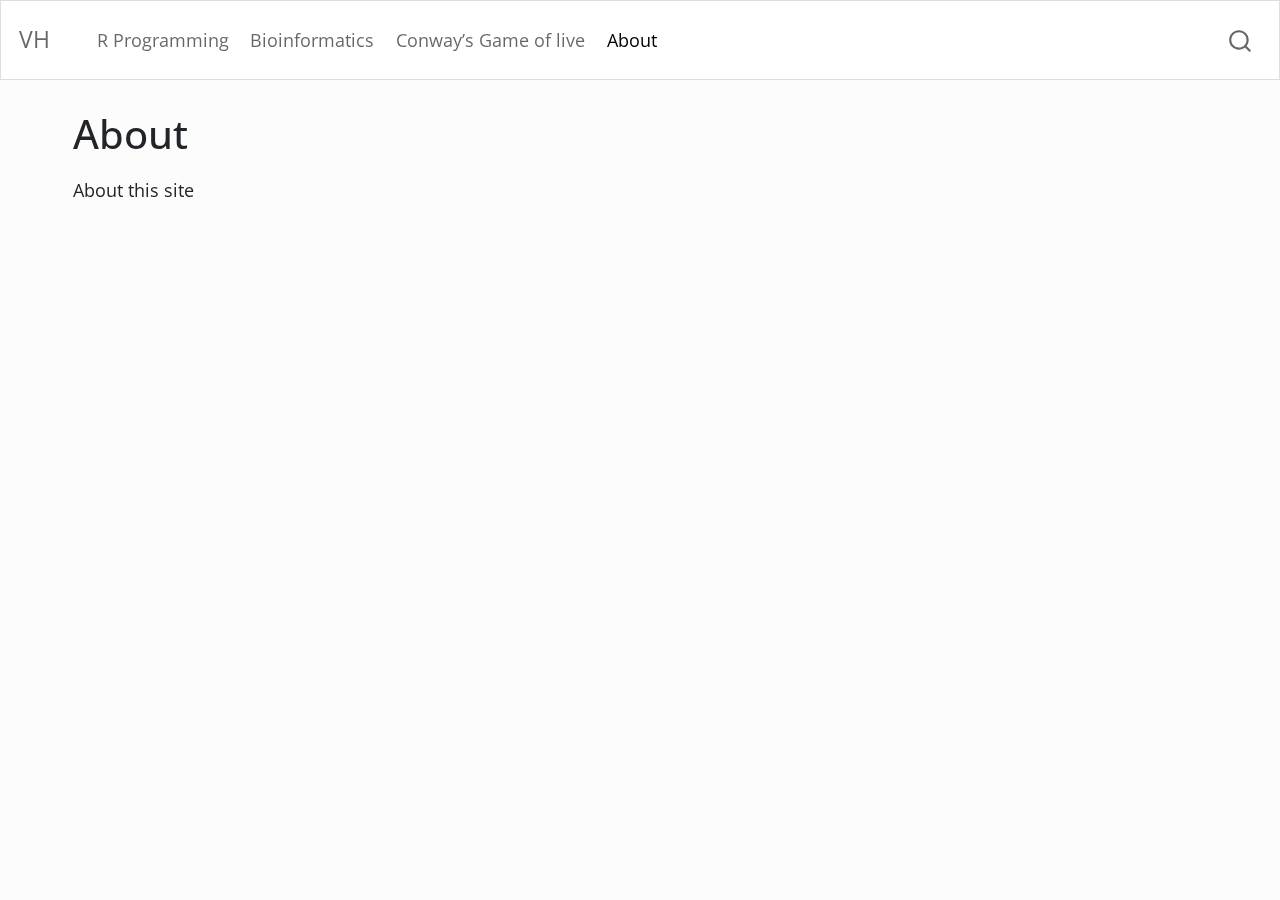
<file: about.html>
<!DOCTYPE html>
<html xmlns="http://www.w3.org/1999/xhtml" lang="en" xml:lang="en"><head>

<meta charset="utf-8">
<meta name="generator" content="quarto-1.2.335">

<meta name="viewport" content="width=device-width, initial-scale=1.0, user-scalable=yes">


<title>VH - About</title>
<style>
code{white-space: pre-wrap;}
span.smallcaps{font-variant: small-caps;}
div.columns{display: flex; gap: min(4vw, 1.5em);}
div.column{flex: auto; overflow-x: auto;}
div.hanging-indent{margin-left: 1.5em; text-indent: -1.5em;}
ul.task-list{list-style: none;}
ul.task-list li input[type="checkbox"] {
  width: 0.8em;
  margin: 0 0.8em 0.2em -1.6em;
  vertical-align: middle;
}
</style>


<script src="site_libs/quarto-nav/quarto-nav.js"></script>
<script src="site_libs/quarto-nav/headroom.min.js"></script>
<script src="site_libs/clipboard/clipboard.min.js"></script>
<script src="site_libs/quarto-search/autocomplete.umd.js"></script>
<script src="site_libs/quarto-search/fuse.min.js"></script>
<script src="site_libs/quarto-search/quarto-search.js"></script>
<meta name="quarto:offset" content="./">
<script src="site_libs/quarto-html/quarto.js"></script>
<script src="site_libs/quarto-html/popper.min.js"></script>
<script src="site_libs/quarto-html/tippy.umd.min.js"></script>
<script src="site_libs/quarto-html/anchor.min.js"></script>
<link href="site_libs/quarto-html/tippy.css" rel="stylesheet">
<link href="site_libs/quarto-html/quarto-syntax-highlighting.css" rel="stylesheet" id="quarto-text-highlighting-styles">
<script src="site_libs/bootstrap/bootstrap.min.js"></script>
<link href="site_libs/bootstrap/bootstrap-icons.css" rel="stylesheet">
<link href="site_libs/bootstrap/bootstrap.min.css" rel="stylesheet" id="quarto-bootstrap" data-mode="light">
<script id="quarto-search-options" type="application/json">{
  "location": "navbar",
  "copy-button": false,
  "collapse-after": 3,
  "panel-placement": "end",
  "type": "overlay",
  "limit": 20,
  "language": {
    "search-no-results-text": "No results",
    "search-matching-documents-text": "matching documents",
    "search-copy-link-title": "Copy link to search",
    "search-hide-matches-text": "Hide additional matches",
    "search-more-match-text": "more match in this document",
    "search-more-matches-text": "more matches in this document",
    "search-clear-button-title": "Clear",
    "search-detached-cancel-button-title": "Cancel",
    "search-submit-button-title": "Submit"
  }
}</script>


<link rel="stylesheet" href="styles.css">
</head>

<body class="nav-fixed">

<div id="quarto-search-results"></div>
  <header id="quarto-header" class="headroom fixed-top">
    <nav class="navbar navbar-expand-lg navbar-dark ">
      <div class="navbar-container container-fluid">
      <div class="navbar-brand-container">
    <a class="navbar-brand" href="./index.html">
    <span class="navbar-title">VH</span>
    </a>
  </div>
          <button class="navbar-toggler" type="button" data-bs-toggle="collapse" data-bs-target="#navbarCollapse" aria-controls="navbarCollapse" aria-expanded="false" aria-label="Toggle navigation" onclick="if (window.quartoToggleHeadroom) { window.quartoToggleHeadroom(); }">
  <span class="navbar-toggler-icon"></span>
</button>
          <div class="collapse navbar-collapse" id="navbarCollapse">
            <ul class="navbar-nav navbar-nav-scroll me-auto">
  <li class="nav-item">
    <a class="nav-link" href="./Rprogramming.html">
 <span class="menu-text">R Programming</span></a>
  </li>  
  <li class="nav-item">
    <a class="nav-link" href="./Bioinfo.html">
 <span class="menu-text">Bioinformatics</span></a>
  </li>  
  <li class="nav-item">
    <a class="nav-link" href="./conway.html">
 <span class="menu-text">Conway’s Game of live</span></a>
  </li>  
  <li class="nav-item">
    <a class="nav-link active" href="./about.html" aria-current="page">
 <span class="menu-text">About</span></a>
  </li>  
</ul>
              <div id="quarto-search" class="" title="Search"></div>
          </div> <!-- /navcollapse -->
      </div> <!-- /container-fluid -->
    </nav>
</header>
<!-- content -->
<div id="quarto-content" class="quarto-container page-columns page-rows-contents page-layout-full page-navbar">
<!-- sidebar -->
<!-- margin-sidebar -->
    <div id="quarto-margin-sidebar" class="sidebar margin-sidebar zindex-bottom">
        
    </div>
<!-- main -->
<main class="content column-page" id="quarto-document-content">

<header id="title-block-header" class="quarto-title-block default">
<div class="quarto-title">
<h1 class="title">About</h1>
</div>



<div class="quarto-title-meta">

    
  
    
  </div>
  

</header>

<p>About this site</p>



</main> <!-- /main -->
<script id="quarto-html-after-body" type="application/javascript">
window.document.addEventListener("DOMContentLoaded", function (event) {
  const toggleBodyColorMode = (bsSheetEl) => {
    const mode = bsSheetEl.getAttribute("data-mode");
    const bodyEl = window.document.querySelector("body");
    if (mode === "dark") {
      bodyEl.classList.add("quarto-dark");
      bodyEl.classList.remove("quarto-light");
    } else {
      bodyEl.classList.add("quarto-light");
      bodyEl.classList.remove("quarto-dark");
    }
  }
  const toggleBodyColorPrimary = () => {
    const bsSheetEl = window.document.querySelector("link#quarto-bootstrap");
    if (bsSheetEl) {
      toggleBodyColorMode(bsSheetEl);
    }
  }
  toggleBodyColorPrimary();  
  const icon = "";
  const anchorJS = new window.AnchorJS();
  anchorJS.options = {
    placement: 'right',
    icon: icon
  };
  anchorJS.add('.anchored');
  const clipboard = new window.ClipboardJS('.code-copy-button', {
    target: function(trigger) {
      return trigger.previousElementSibling;
    }
  });
  clipboard.on('success', function(e) {
    // button target
    const button = e.trigger;
    // don't keep focus
    button.blur();
    // flash "checked"
    button.classList.add('code-copy-button-checked');
    var currentTitle = button.getAttribute("title");
    button.setAttribute("title", "Copied!");
    let tooltip;
    if (window.bootstrap) {
      button.setAttribute("data-bs-toggle", "tooltip");
      button.setAttribute("data-bs-placement", "left");
      button.setAttribute("data-bs-title", "Copied!");
      tooltip = new bootstrap.Tooltip(button, 
        { trigger: "manual", 
          customClass: "code-copy-button-tooltip",
          offset: [0, -8]});
      tooltip.show();    
    }
    setTimeout(function() {
      if (tooltip) {
        tooltip.hide();
        button.removeAttribute("data-bs-title");
        button.removeAttribute("data-bs-toggle");
        button.removeAttribute("data-bs-placement");
      }
      button.setAttribute("title", currentTitle);
      button.classList.remove('code-copy-button-checked');
    }, 1000);
    // clear code selection
    e.clearSelection();
  });
  function tippyHover(el, contentFn) {
    const config = {
      allowHTML: true,
      content: contentFn,
      maxWidth: 500,
      delay: 100,
      arrow: false,
      appendTo: function(el) {
          return el.parentElement;
      },
      interactive: true,
      interactiveBorder: 10,
      theme: 'quarto',
      placement: 'bottom-start'
    };
    window.tippy(el, config); 
  }
  const noterefs = window.document.querySelectorAll('a[role="doc-noteref"]');
  for (var i=0; i<noterefs.length; i++) {
    const ref = noterefs[i];
    tippyHover(ref, function() {
      // use id or data attribute instead here
      let href = ref.getAttribute('data-footnote-href') || ref.getAttribute('href');
      try { href = new URL(href).hash; } catch {}
      const id = href.replace(/^#\/?/, "");
      const note = window.document.getElementById(id);
      return note.innerHTML;
    });
  }
  const findCites = (el) => {
    const parentEl = el.parentElement;
    if (parentEl) {
      const cites = parentEl.dataset.cites;
      if (cites) {
        return {
          el,
          cites: cites.split(' ')
        };
      } else {
        return findCites(el.parentElement)
      }
    } else {
      return undefined;
    }
  };
  var bibliorefs = window.document.querySelectorAll('a[role="doc-biblioref"]');
  for (var i=0; i<bibliorefs.length; i++) {
    const ref = bibliorefs[i];
    const citeInfo = findCites(ref);
    if (citeInfo) {
      tippyHover(citeInfo.el, function() {
        var popup = window.document.createElement('div');
        citeInfo.cites.forEach(function(cite) {
          var citeDiv = window.document.createElement('div');
          citeDiv.classList.add('hanging-indent');
          citeDiv.classList.add('csl-entry');
          var biblioDiv = window.document.getElementById('ref-' + cite);
          if (biblioDiv) {
            citeDiv.innerHTML = biblioDiv.innerHTML;
          }
          popup.appendChild(citeDiv);
        });
        return popup.innerHTML;
      });
    }
  }
});
</script>
</div> <!-- /content -->



</body></html>
</file>
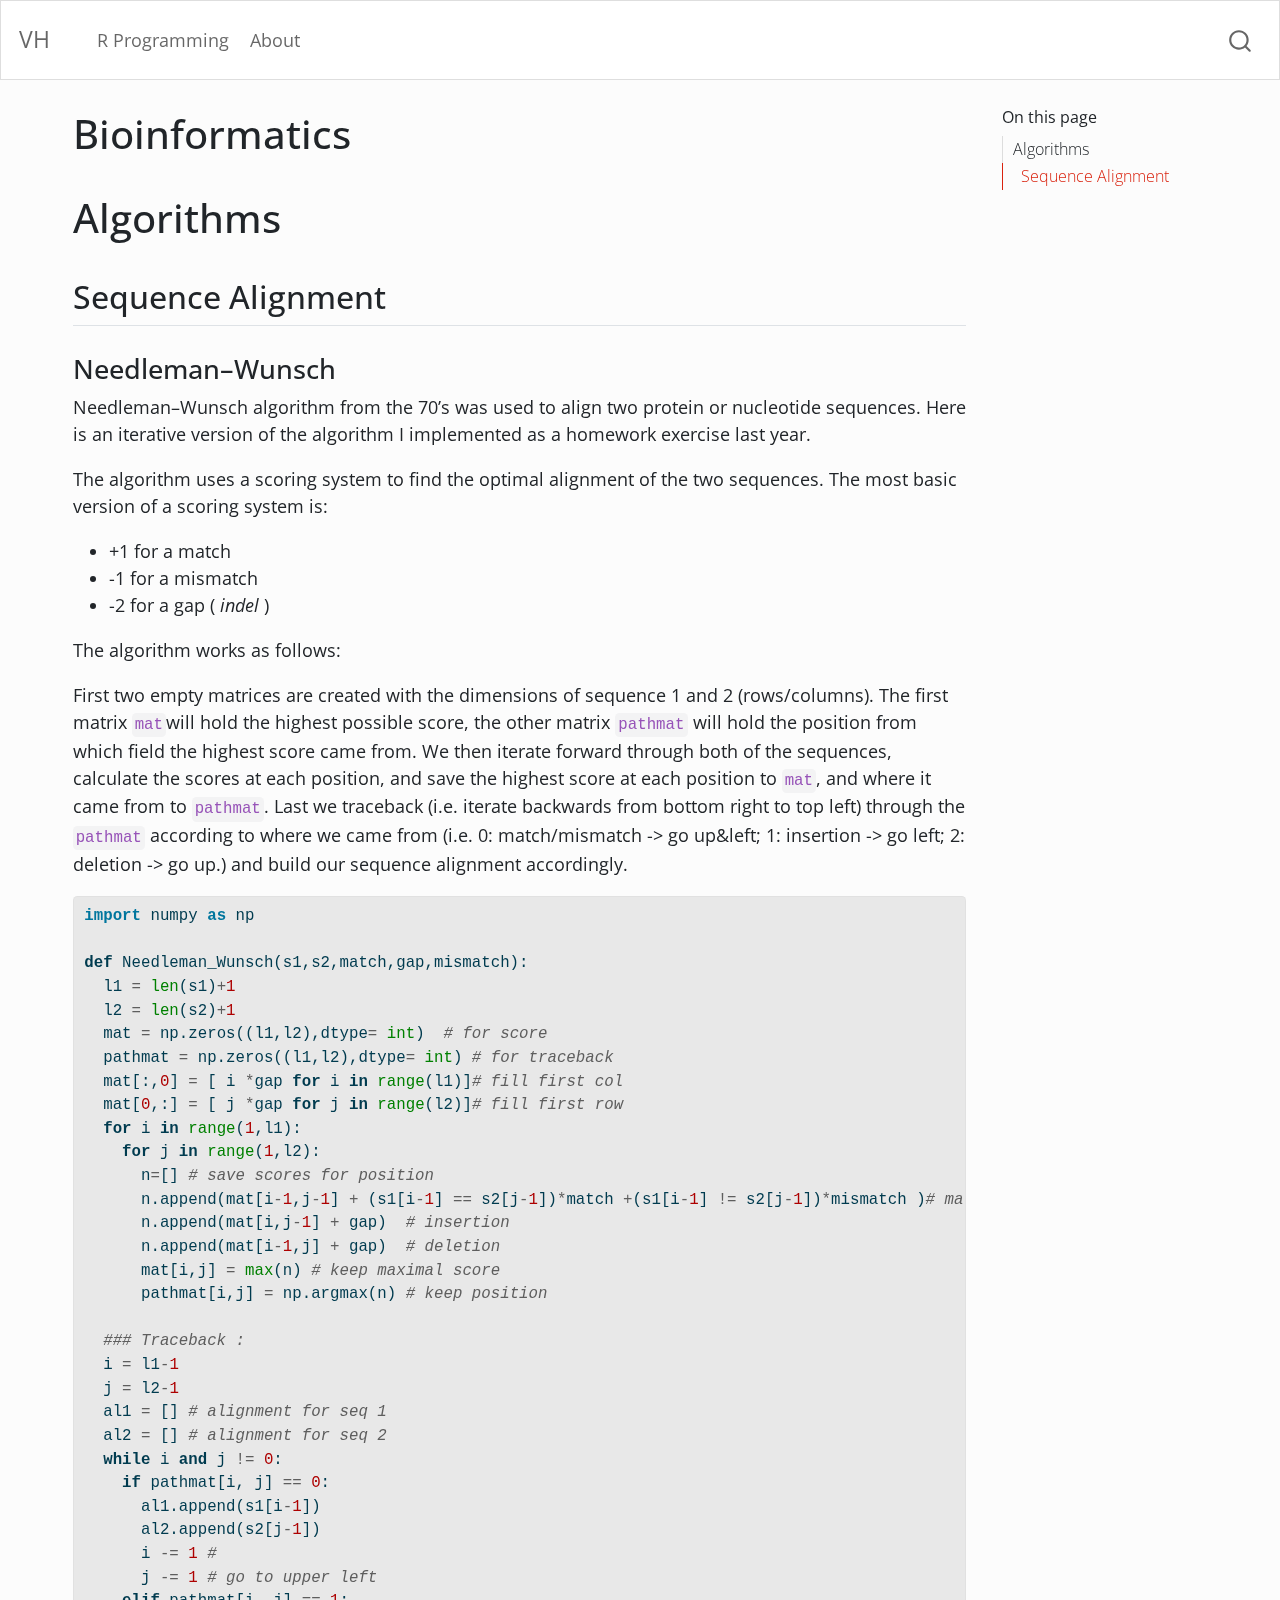
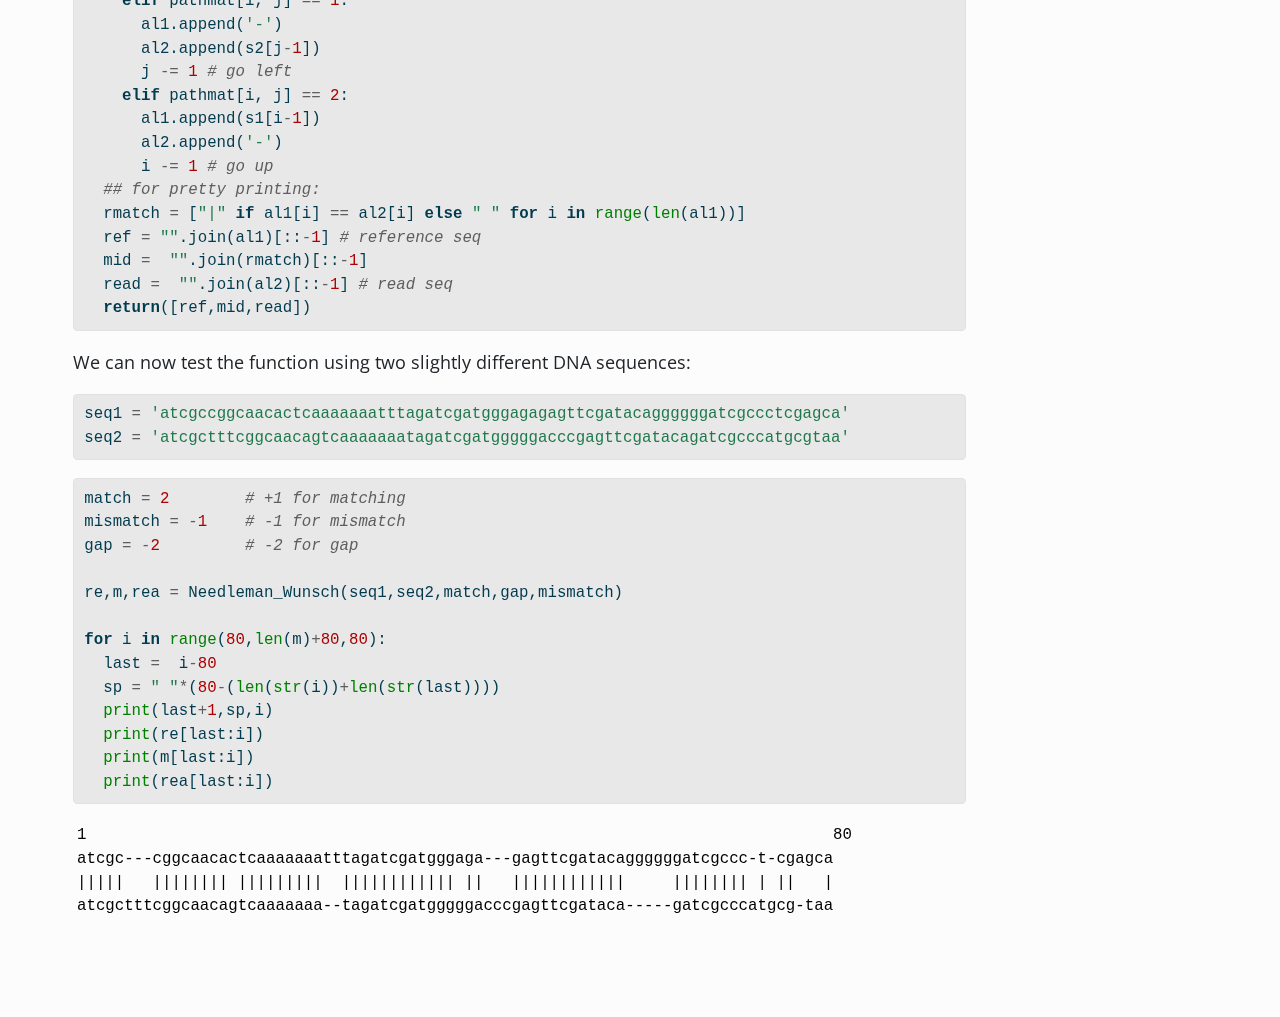
<file: Python.html>
<!DOCTYPE html>
<html xmlns="http://www.w3.org/1999/xhtml" lang="en" xml:lang="en"><head>

<meta charset="utf-8">
<meta name="generator" content="quarto-1.2.335">

<meta name="viewport" content="width=device-width, initial-scale=1.0, user-scalable=yes">


<title>VH - Bioinformatics</title>
<style>
code{white-space: pre-wrap;}
span.smallcaps{font-variant: small-caps;}
div.columns{display: flex; gap: min(4vw, 1.5em);}
div.column{flex: auto; overflow-x: auto;}
div.hanging-indent{margin-left: 1.5em; text-indent: -1.5em;}
ul.task-list{list-style: none;}
ul.task-list li input[type="checkbox"] {
  width: 0.8em;
  margin: 0 0.8em 0.2em -1.6em;
  vertical-align: middle;
}
pre > code.sourceCode { white-space: pre; position: relative; }
pre > code.sourceCode > span { display: inline-block; line-height: 1.25; }
pre > code.sourceCode > span:empty { height: 1.2em; }
.sourceCode { overflow: visible; }
code.sourceCode > span { color: inherit; text-decoration: inherit; }
div.sourceCode { margin: 1em 0; }
pre.sourceCode { margin: 0; }
@media screen {
div.sourceCode { overflow: auto; }
}
@media print {
pre > code.sourceCode { white-space: pre-wrap; }
pre > code.sourceCode > span { text-indent: -5em; padding-left: 5em; }
}
pre.numberSource code
  { counter-reset: source-line 0; }
pre.numberSource code > span
  { position: relative; left: -4em; counter-increment: source-line; }
pre.numberSource code > span > a:first-child::before
  { content: counter(source-line);
    position: relative; left: -1em; text-align: right; vertical-align: baseline;
    border: none; display: inline-block;
    -webkit-touch-callout: none; -webkit-user-select: none;
    -khtml-user-select: none; -moz-user-select: none;
    -ms-user-select: none; user-select: none;
    padding: 0 4px; width: 4em;
    color: #aaaaaa;
  }
pre.numberSource { margin-left: 3em; border-left: 1px solid #aaaaaa;  padding-left: 4px; }
div.sourceCode
  {   }
@media screen {
pre > code.sourceCode > span > a:first-child::before { text-decoration: underline; }
}
code span.al { color: #ff0000; font-weight: bold; } /* Alert */
code span.an { color: #60a0b0; font-weight: bold; font-style: italic; } /* Annotation */
code span.at { color: #7d9029; } /* Attribute */
code span.bn { color: #40a070; } /* BaseN */
code span.bu { color: #008000; } /* BuiltIn */
code span.cf { color: #007020; font-weight: bold; } /* ControlFlow */
code span.ch { color: #4070a0; } /* Char */
code span.cn { color: #880000; } /* Constant */
code span.co { color: #60a0b0; font-style: italic; } /* Comment */
code span.cv { color: #60a0b0; font-weight: bold; font-style: italic; } /* CommentVar */
code span.do { color: #ba2121; font-style: italic; } /* Documentation */
code span.dt { color: #902000; } /* DataType */
code span.dv { color: #40a070; } /* DecVal */
code span.er { color: #ff0000; font-weight: bold; } /* Error */
code span.ex { } /* Extension */
code span.fl { color: #40a070; } /* Float */
code span.fu { color: #06287e; } /* Function */
code span.im { color: #008000; font-weight: bold; } /* Import */
code span.in { color: #60a0b0; font-weight: bold; font-style: italic; } /* Information */
code span.kw { color: #007020; font-weight: bold; } /* Keyword */
code span.op { color: #666666; } /* Operator */
code span.ot { color: #007020; } /* Other */
code span.pp { color: #bc7a00; } /* Preprocessor */
code span.sc { color: #4070a0; } /* SpecialChar */
code span.ss { color: #bb6688; } /* SpecialString */
code span.st { color: #4070a0; } /* String */
code span.va { color: #19177c; } /* Variable */
code span.vs { color: #4070a0; } /* VerbatimString */
code span.wa { color: #60a0b0; font-weight: bold; font-style: italic; } /* Warning */
</style>


<script src="site_libs/quarto-nav/quarto-nav.js"></script>
<script src="site_libs/quarto-nav/headroom.min.js"></script>
<script src="site_libs/clipboard/clipboard.min.js"></script>
<script src="site_libs/quarto-search/autocomplete.umd.js"></script>
<script src="site_libs/quarto-search/fuse.min.js"></script>
<script src="site_libs/quarto-search/quarto-search.js"></script>
<meta name="quarto:offset" content="./">
<script src="site_libs/quarto-html/quarto.js"></script>
<script src="site_libs/quarto-html/popper.min.js"></script>
<script src="site_libs/quarto-html/tippy.umd.min.js"></script>
<script src="site_libs/quarto-html/anchor.min.js"></script>
<link href="site_libs/quarto-html/tippy.css" rel="stylesheet">
<link href="site_libs/quarto-html/quarto-syntax-highlighting.css" rel="stylesheet" id="quarto-text-highlighting-styles">
<script src="site_libs/bootstrap/bootstrap.min.js"></script>
<link href="site_libs/bootstrap/bootstrap-icons.css" rel="stylesheet">
<link href="site_libs/bootstrap/bootstrap.min.css" rel="stylesheet" id="quarto-bootstrap" data-mode="light">
<script id="quarto-search-options" type="application/json">{
  "location": "navbar",
  "copy-button": false,
  "collapse-after": 3,
  "panel-placement": "end",
  "type": "overlay",
  "limit": 20,
  "language": {
    "search-no-results-text": "No results",
    "search-matching-documents-text": "matching documents",
    "search-copy-link-title": "Copy link to search",
    "search-hide-matches-text": "Hide additional matches",
    "search-more-match-text": "more match in this document",
    "search-more-matches-text": "more matches in this document",
    "search-clear-button-title": "Clear",
    "search-detached-cancel-button-title": "Cancel",
    "search-submit-button-title": "Submit"
  }
}</script>


<link rel="stylesheet" href="styles.css">
</head>

<body class="nav-fixed">

<div id="quarto-search-results"></div>
  <header id="quarto-header" class="headroom fixed-top">
    <nav class="navbar navbar-expand-lg navbar-dark ">
      <div class="navbar-container container-fluid">
      <div class="navbar-brand-container">
    <a class="navbar-brand" href="./index.html">
    <span class="navbar-title">VH</span>
    </a>
  </div>
          <button class="navbar-toggler" type="button" data-bs-toggle="collapse" data-bs-target="#navbarCollapse" aria-controls="navbarCollapse" aria-expanded="false" aria-label="Toggle navigation" onclick="if (window.quartoToggleHeadroom) { window.quartoToggleHeadroom(); }">
  <span class="navbar-toggler-icon"></span>
</button>
          <div class="collapse navbar-collapse" id="navbarCollapse">
            <ul class="navbar-nav navbar-nav-scroll me-auto">
  <li class="nav-item">
    <a class="nav-link" href="./Rprogramming.html">
 <span class="menu-text">R Programming</span></a>
  </li>  
  <li class="nav-item">
    <a class="nav-link" href="./about.html">
 <span class="menu-text">About</span></a>
  </li>  
</ul>
              <div id="quarto-search" class="" title="Search"></div>
          </div> <!-- /navcollapse -->
      </div> <!-- /container-fluid -->
    </nav>
</header>
<!-- content -->
<div id="quarto-content" class="quarto-container page-columns page-rows-contents page-layout-full page-navbar">
<!-- sidebar -->
<!-- margin-sidebar -->
    <div id="quarto-margin-sidebar" class="sidebar margin-sidebar">
        <nav id="TOC" role="doc-toc" class="toc-active">
    <h2 id="toc-title">On this page</h2>
   
  <ul>
  <li><a href="#algorithms" id="toc-algorithms" class="nav-link active" data-scroll-target="#algorithms">Algorithms</a>
  <ul class="collapse">
  <li><a href="#sequence-alignment" id="toc-sequence-alignment" class="nav-link" data-scroll-target="#sequence-alignment">Sequence Alignment</a>
  <ul class="collapse">
  <li><a href="#needlemanwunsch" id="toc-needlemanwunsch" class="nav-link" data-scroll-target="#needlemanwunsch">Needleman–Wunsch</a></li>
  </ul></li>
  </ul></li>
  </ul>
</nav>
    </div>
<!-- main -->
<main class="content column-page-left" id="quarto-document-content">

<header id="title-block-header" class="quarto-title-block default">
<div class="quarto-title">
<h1 class="title">Bioinformatics</h1>
</div>



<div class="quarto-title-meta">

    
  
    
  </div>
  

</header>

<section id="algorithms" class="level1">
<h1>Algorithms</h1>
<section id="sequence-alignment" class="level2">
<h2 class="anchored" data-anchor-id="sequence-alignment">Sequence Alignment</h2>
<section id="needlemanwunsch" class="level3">
<h3 class="anchored" data-anchor-id="needlemanwunsch">Needleman–Wunsch</h3>
<p>Needleman–Wunsch algorithm from the 70’s was used to align two protein or nucleotide sequences. Here is an iterative version of the algorithm I implemented as a homework exercise last year.</p>
<p>The algorithm uses a scoring system to find the optimal alignment of the two sequences. The most basic version of a scoring system is:</p>
<ul>
<li>+1 for a match</li>
<li>-1 for a mismatch</li>
<li>-2 for a gap ( <em>indel</em> )</li>
</ul>
<p>The algorithm works as follows:</p>
<p>First two empty matrices are created with the dimensions of sequence 1 and 2 (rows/columns). The first matrix <code>mat</code>will hold the highest possible score, the other matrix <code>pathmat</code> will hold the position from which field the highest score came from. We then iterate forward through both of the sequences, calculate the scores at each position, and save the highest score at each position to <code>mat</code>, and where it came from to <code>pathmat</code>. Last we traceback (i.e.&nbsp;iterate backwards from bottom right to top left) through the <code>pathmat</code> according to where we came from (i.e.&nbsp;0: match/mismatch -&gt; go up&amp;left; 1: insertion -&gt; go left; 2: deletion -&gt; go up.) and build our sequence alignment accordingly.</p>
<div class="cell" data-execution_count="1">
<div class="sourceCode cell-code" id="cb1"><pre class="sourceCode python code-with-copy"><code class="sourceCode python"><span id="cb1-1"><a href="#cb1-1" aria-hidden="true" tabindex="-1"></a><span class="im">import</span> numpy <span class="im">as</span> np</span>
<span id="cb1-2"><a href="#cb1-2" aria-hidden="true" tabindex="-1"></a></span>
<span id="cb1-3"><a href="#cb1-3" aria-hidden="true" tabindex="-1"></a><span class="kw">def</span> Needleman_Wunsch(s1,s2,match,gap,mismatch):</span>
<span id="cb1-4"><a href="#cb1-4" aria-hidden="true" tabindex="-1"></a>  l1 <span class="op">=</span> <span class="bu">len</span>(s1)<span class="op">+</span><span class="dv">1</span></span>
<span id="cb1-5"><a href="#cb1-5" aria-hidden="true" tabindex="-1"></a>  l2 <span class="op">=</span> <span class="bu">len</span>(s2)<span class="op">+</span><span class="dv">1</span></span>
<span id="cb1-6"><a href="#cb1-6" aria-hidden="true" tabindex="-1"></a>  mat <span class="op">=</span> np.zeros((l1,l2),dtype<span class="op">=</span> <span class="bu">int</span>)  <span class="co"># for score</span></span>
<span id="cb1-7"><a href="#cb1-7" aria-hidden="true" tabindex="-1"></a>  pathmat <span class="op">=</span> np.zeros((l1,l2),dtype<span class="op">=</span> <span class="bu">int</span>) <span class="co"># for traceback</span></span>
<span id="cb1-8"><a href="#cb1-8" aria-hidden="true" tabindex="-1"></a>  mat[:,<span class="dv">0</span>] <span class="op">=</span> [ i <span class="op">*</span>gap <span class="cf">for</span> i <span class="kw">in</span> <span class="bu">range</span>(l1)]<span class="co"># fill first col </span></span>
<span id="cb1-9"><a href="#cb1-9" aria-hidden="true" tabindex="-1"></a>  mat[<span class="dv">0</span>,:] <span class="op">=</span> [ j <span class="op">*</span>gap <span class="cf">for</span> j <span class="kw">in</span> <span class="bu">range</span>(l2)]<span class="co"># fill first row</span></span>
<span id="cb1-10"><a href="#cb1-10" aria-hidden="true" tabindex="-1"></a>  <span class="cf">for</span> i <span class="kw">in</span> <span class="bu">range</span>(<span class="dv">1</span>,l1):</span>
<span id="cb1-11"><a href="#cb1-11" aria-hidden="true" tabindex="-1"></a>    <span class="cf">for</span> j <span class="kw">in</span> <span class="bu">range</span>(<span class="dv">1</span>,l2):</span>
<span id="cb1-12"><a href="#cb1-12" aria-hidden="true" tabindex="-1"></a>      n<span class="op">=</span>[] <span class="co"># save scores for position </span></span>
<span id="cb1-13"><a href="#cb1-13" aria-hidden="true" tabindex="-1"></a>      n.append(mat[i<span class="op">-</span><span class="dv">1</span>,j<span class="op">-</span><span class="dv">1</span>] <span class="op">+</span> (s1[i<span class="op">-</span><span class="dv">1</span>] <span class="op">==</span> s2[j<span class="op">-</span><span class="dv">1</span>])<span class="op">*</span>match <span class="op">+</span>(s1[i<span class="op">-</span><span class="dv">1</span>] <span class="op">!=</span> s2[j<span class="op">-</span><span class="dv">1</span>])<span class="op">*</span>mismatch )<span class="co"># match</span></span>
<span id="cb1-14"><a href="#cb1-14" aria-hidden="true" tabindex="-1"></a>      n.append(mat[i,j<span class="op">-</span><span class="dv">1</span>] <span class="op">+</span> gap)  <span class="co"># insertion</span></span>
<span id="cb1-15"><a href="#cb1-15" aria-hidden="true" tabindex="-1"></a>      n.append(mat[i<span class="op">-</span><span class="dv">1</span>,j] <span class="op">+</span> gap)  <span class="co"># deletion</span></span>
<span id="cb1-16"><a href="#cb1-16" aria-hidden="true" tabindex="-1"></a>      mat[i,j] <span class="op">=</span> <span class="bu">max</span>(n) <span class="co"># keep maximal score </span></span>
<span id="cb1-17"><a href="#cb1-17" aria-hidden="true" tabindex="-1"></a>      pathmat[i,j] <span class="op">=</span> np.argmax(n) <span class="co"># keep position</span></span>
<span id="cb1-18"><a href="#cb1-18" aria-hidden="true" tabindex="-1"></a>      </span>
<span id="cb1-19"><a href="#cb1-19" aria-hidden="true" tabindex="-1"></a>  <span class="co">### Traceback :</span></span>
<span id="cb1-20"><a href="#cb1-20" aria-hidden="true" tabindex="-1"></a>  i <span class="op">=</span> l1<span class="op">-</span><span class="dv">1</span></span>
<span id="cb1-21"><a href="#cb1-21" aria-hidden="true" tabindex="-1"></a>  j <span class="op">=</span> l2<span class="op">-</span><span class="dv">1</span></span>
<span id="cb1-22"><a href="#cb1-22" aria-hidden="true" tabindex="-1"></a>  al1 <span class="op">=</span> [] <span class="co"># alignment for seq 1</span></span>
<span id="cb1-23"><a href="#cb1-23" aria-hidden="true" tabindex="-1"></a>  al2 <span class="op">=</span> [] <span class="co"># alignment for seq 2</span></span>
<span id="cb1-24"><a href="#cb1-24" aria-hidden="true" tabindex="-1"></a>  <span class="cf">while</span> i <span class="kw">and</span> j <span class="op">!=</span> <span class="dv">0</span>:</span>
<span id="cb1-25"><a href="#cb1-25" aria-hidden="true" tabindex="-1"></a>    <span class="cf">if</span> pathmat[i, j] <span class="op">==</span> <span class="dv">0</span>:</span>
<span id="cb1-26"><a href="#cb1-26" aria-hidden="true" tabindex="-1"></a>      al1.append(s1[i<span class="op">-</span><span class="dv">1</span>])</span>
<span id="cb1-27"><a href="#cb1-27" aria-hidden="true" tabindex="-1"></a>      al2.append(s2[j<span class="op">-</span><span class="dv">1</span>])</span>
<span id="cb1-28"><a href="#cb1-28" aria-hidden="true" tabindex="-1"></a>      i <span class="op">-=</span> <span class="dv">1</span> <span class="co">#</span></span>
<span id="cb1-29"><a href="#cb1-29" aria-hidden="true" tabindex="-1"></a>      j <span class="op">-=</span> <span class="dv">1</span> <span class="co"># go to upper left</span></span>
<span id="cb1-30"><a href="#cb1-30" aria-hidden="true" tabindex="-1"></a>    <span class="cf">elif</span> pathmat[i, j] <span class="op">==</span> <span class="dv">1</span>:</span>
<span id="cb1-31"><a href="#cb1-31" aria-hidden="true" tabindex="-1"></a>      al1.append(<span class="st">'-'</span>)</span>
<span id="cb1-32"><a href="#cb1-32" aria-hidden="true" tabindex="-1"></a>      al2.append(s2[j<span class="op">-</span><span class="dv">1</span>])</span>
<span id="cb1-33"><a href="#cb1-33" aria-hidden="true" tabindex="-1"></a>      j <span class="op">-=</span> <span class="dv">1</span> <span class="co"># go left</span></span>
<span id="cb1-34"><a href="#cb1-34" aria-hidden="true" tabindex="-1"></a>    <span class="cf">elif</span> pathmat[i, j] <span class="op">==</span> <span class="dv">2</span>:</span>
<span id="cb1-35"><a href="#cb1-35" aria-hidden="true" tabindex="-1"></a>      al1.append(s1[i<span class="op">-</span><span class="dv">1</span>])</span>
<span id="cb1-36"><a href="#cb1-36" aria-hidden="true" tabindex="-1"></a>      al2.append(<span class="st">'-'</span>)</span>
<span id="cb1-37"><a href="#cb1-37" aria-hidden="true" tabindex="-1"></a>      i <span class="op">-=</span> <span class="dv">1</span> <span class="co"># go up</span></span>
<span id="cb1-38"><a href="#cb1-38" aria-hidden="true" tabindex="-1"></a>  <span class="co">## for pretty printing:</span></span>
<span id="cb1-39"><a href="#cb1-39" aria-hidden="true" tabindex="-1"></a>  rmatch <span class="op">=</span> [<span class="st">"|"</span> <span class="cf">if</span> al1[i] <span class="op">==</span> al2[i] <span class="cf">else</span> <span class="st">" "</span> <span class="cf">for</span> i <span class="kw">in</span> <span class="bu">range</span>(<span class="bu">len</span>(al1))]</span>
<span id="cb1-40"><a href="#cb1-40" aria-hidden="true" tabindex="-1"></a>  ref <span class="op">=</span> <span class="st">""</span>.join(al1)[::<span class="op">-</span><span class="dv">1</span>] <span class="co"># reference seq</span></span>
<span id="cb1-41"><a href="#cb1-41" aria-hidden="true" tabindex="-1"></a>  mid <span class="op">=</span>  <span class="st">""</span>.join(rmatch)[::<span class="op">-</span><span class="dv">1</span>]</span>
<span id="cb1-42"><a href="#cb1-42" aria-hidden="true" tabindex="-1"></a>  read <span class="op">=</span>  <span class="st">""</span>.join(al2)[::<span class="op">-</span><span class="dv">1</span>] <span class="co"># read seq</span></span>
<span id="cb1-43"><a href="#cb1-43" aria-hidden="true" tabindex="-1"></a>  <span class="cf">return</span>([ref,mid,read])</span></code><button title="Copy to Clipboard" class="code-copy-button"><i class="bi"></i></button></pre></div>
</div>
<p>We can now test the function using two slightly different DNA sequences:</p>
<div class="cell" data-execution_count="2">
<div class="sourceCode cell-code" id="cb2"><pre class="sourceCode python code-with-copy"><code class="sourceCode python"><span id="cb2-1"><a href="#cb2-1" aria-hidden="true" tabindex="-1"></a>seq1 <span class="op">=</span> <span class="st">'atcgccggcaacactcaaaaaaatttagatcgatgggagagagttcgatacaggggggatcgccctcgagca'</span></span>
<span id="cb2-2"><a href="#cb2-2" aria-hidden="true" tabindex="-1"></a>seq2 <span class="op">=</span> <span class="st">'atcgctttcggcaacagtcaaaaaaatagatcgatgggggacccgagttcgatacagatcgcccatgcgtaa'</span></span></code><button title="Copy to Clipboard" class="code-copy-button"><i class="bi"></i></button></pre></div>
</div>
<div class="cell" data-execution_count="3">
<div class="sourceCode cell-code" id="cb3"><pre class="sourceCode python code-with-copy"><code class="sourceCode python"><span id="cb3-1"><a href="#cb3-1" aria-hidden="true" tabindex="-1"></a>match <span class="op">=</span> <span class="dv">2</span>        <span class="co"># +1 for matching</span></span>
<span id="cb3-2"><a href="#cb3-2" aria-hidden="true" tabindex="-1"></a>mismatch <span class="op">=</span> <span class="op">-</span><span class="dv">1</span>    <span class="co"># -1 for mismatch</span></span>
<span id="cb3-3"><a href="#cb3-3" aria-hidden="true" tabindex="-1"></a>gap <span class="op">=</span> <span class="op">-</span><span class="dv">2</span>         <span class="co"># -2 for gap</span></span>
<span id="cb3-4"><a href="#cb3-4" aria-hidden="true" tabindex="-1"></a></span>
<span id="cb3-5"><a href="#cb3-5" aria-hidden="true" tabindex="-1"></a>re,m,rea <span class="op">=</span> Needleman_Wunsch(seq1,seq2,match,gap,mismatch)</span>
<span id="cb3-6"><a href="#cb3-6" aria-hidden="true" tabindex="-1"></a></span>
<span id="cb3-7"><a href="#cb3-7" aria-hidden="true" tabindex="-1"></a><span class="cf">for</span> i <span class="kw">in</span> <span class="bu">range</span>(<span class="dv">80</span>,<span class="bu">len</span>(m)<span class="op">+</span><span class="dv">80</span>,<span class="dv">80</span>):</span>
<span id="cb3-8"><a href="#cb3-8" aria-hidden="true" tabindex="-1"></a>  last <span class="op">=</span>  i<span class="op">-</span><span class="dv">80</span></span>
<span id="cb3-9"><a href="#cb3-9" aria-hidden="true" tabindex="-1"></a>  sp <span class="op">=</span> <span class="st">" "</span><span class="op">*</span>(<span class="dv">80</span><span class="op">-</span>(<span class="bu">len</span>(<span class="bu">str</span>(i))<span class="op">+</span><span class="bu">len</span>(<span class="bu">str</span>(last))))</span>
<span id="cb3-10"><a href="#cb3-10" aria-hidden="true" tabindex="-1"></a>  <span class="bu">print</span>(last<span class="op">+</span><span class="dv">1</span>,sp,i)</span>
<span id="cb3-11"><a href="#cb3-11" aria-hidden="true" tabindex="-1"></a>  <span class="bu">print</span>(re[last:i])</span>
<span id="cb3-12"><a href="#cb3-12" aria-hidden="true" tabindex="-1"></a>  <span class="bu">print</span>(m[last:i])</span>
<span id="cb3-13"><a href="#cb3-13" aria-hidden="true" tabindex="-1"></a>  <span class="bu">print</span>(rea[last:i])</span></code><button title="Copy to Clipboard" class="code-copy-button"><i class="bi"></i></button></pre></div>
<div class="cell-output cell-output-stdout">
<pre><code>1                                                                               80
atcgc---cggcaacactcaaaaaaatttagatcgatgggaga---gagttcgatacaggggggatcgccc-t-cgagca
|||||   |||||||| |||||||||  |||||||||||| ||   ||||||||||||     |||||||| | ||   |
atcgctttcggcaacagtcaaaaaaa--tagatcgatgggggacccgagttcgataca-----gatcgcccatgcg-taa</code></pre>
</div>
</div>


</section>
</section>
</section>

</main> <!-- /main -->
<script id="quarto-html-after-body" type="application/javascript">
window.document.addEventListener("DOMContentLoaded", function (event) {
  const toggleBodyColorMode = (bsSheetEl) => {
    const mode = bsSheetEl.getAttribute("data-mode");
    const bodyEl = window.document.querySelector("body");
    if (mode === "dark") {
      bodyEl.classList.add("quarto-dark");
      bodyEl.classList.remove("quarto-light");
    } else {
      bodyEl.classList.add("quarto-light");
      bodyEl.classList.remove("quarto-dark");
    }
  }
  const toggleBodyColorPrimary = () => {
    const bsSheetEl = window.document.querySelector("link#quarto-bootstrap");
    if (bsSheetEl) {
      toggleBodyColorMode(bsSheetEl);
    }
  }
  toggleBodyColorPrimary();  
  const icon = "";
  const anchorJS = new window.AnchorJS();
  anchorJS.options = {
    placement: 'right',
    icon: icon
  };
  anchorJS.add('.anchored');
  const clipboard = new window.ClipboardJS('.code-copy-button', {
    target: function(trigger) {
      return trigger.previousElementSibling;
    }
  });
  clipboard.on('success', function(e) {
    // button target
    const button = e.trigger;
    // don't keep focus
    button.blur();
    // flash "checked"
    button.classList.add('code-copy-button-checked');
    var currentTitle = button.getAttribute("title");
    button.setAttribute("title", "Copied!");
    let tooltip;
    if (window.bootstrap) {
      button.setAttribute("data-bs-toggle", "tooltip");
      button.setAttribute("data-bs-placement", "left");
      button.setAttribute("data-bs-title", "Copied!");
      tooltip = new bootstrap.Tooltip(button, 
        { trigger: "manual", 
          customClass: "code-copy-button-tooltip",
          offset: [0, -8]});
      tooltip.show();    
    }
    setTimeout(function() {
      if (tooltip) {
        tooltip.hide();
        button.removeAttribute("data-bs-title");
        button.removeAttribute("data-bs-toggle");
        button.removeAttribute("data-bs-placement");
      }
      button.setAttribute("title", currentTitle);
      button.classList.remove('code-copy-button-checked');
    }, 1000);
    // clear code selection
    e.clearSelection();
  });
  function tippyHover(el, contentFn) {
    const config = {
      allowHTML: true,
      content: contentFn,
      maxWidth: 500,
      delay: 100,
      arrow: false,
      appendTo: function(el) {
          return el.parentElement;
      },
      interactive: true,
      interactiveBorder: 10,
      theme: 'quarto',
      placement: 'bottom-start'
    };
    window.tippy(el, config); 
  }
  const noterefs = window.document.querySelectorAll('a[role="doc-noteref"]');
  for (var i=0; i<noterefs.length; i++) {
    const ref = noterefs[i];
    tippyHover(ref, function() {
      // use id or data attribute instead here
      let href = ref.getAttribute('data-footnote-href') || ref.getAttribute('href');
      try { href = new URL(href).hash; } catch {}
      const id = href.replace(/^#\/?/, "");
      const note = window.document.getElementById(id);
      return note.innerHTML;
    });
  }
  const findCites = (el) => {
    const parentEl = el.parentElement;
    if (parentEl) {
      const cites = parentEl.dataset.cites;
      if (cites) {
        return {
          el,
          cites: cites.split(' ')
        };
      } else {
        return findCites(el.parentElement)
      }
    } else {
      return undefined;
    }
  };
  var bibliorefs = window.document.querySelectorAll('a[role="doc-biblioref"]');
  for (var i=0; i<bibliorefs.length; i++) {
    const ref = bibliorefs[i];
    const citeInfo = findCites(ref);
    if (citeInfo) {
      tippyHover(citeInfo.el, function() {
        var popup = window.document.createElement('div');
        citeInfo.cites.forEach(function(cite) {
          var citeDiv = window.document.createElement('div');
          citeDiv.classList.add('hanging-indent');
          citeDiv.classList.add('csl-entry');
          var biblioDiv = window.document.getElementById('ref-' + cite);
          if (biblioDiv) {
            citeDiv.innerHTML = biblioDiv.innerHTML;
          }
          popup.appendChild(citeDiv);
        });
        return popup.innerHTML;
      });
    }
  }
});
</script>
</div> <!-- /content -->



</body></html>
</file>
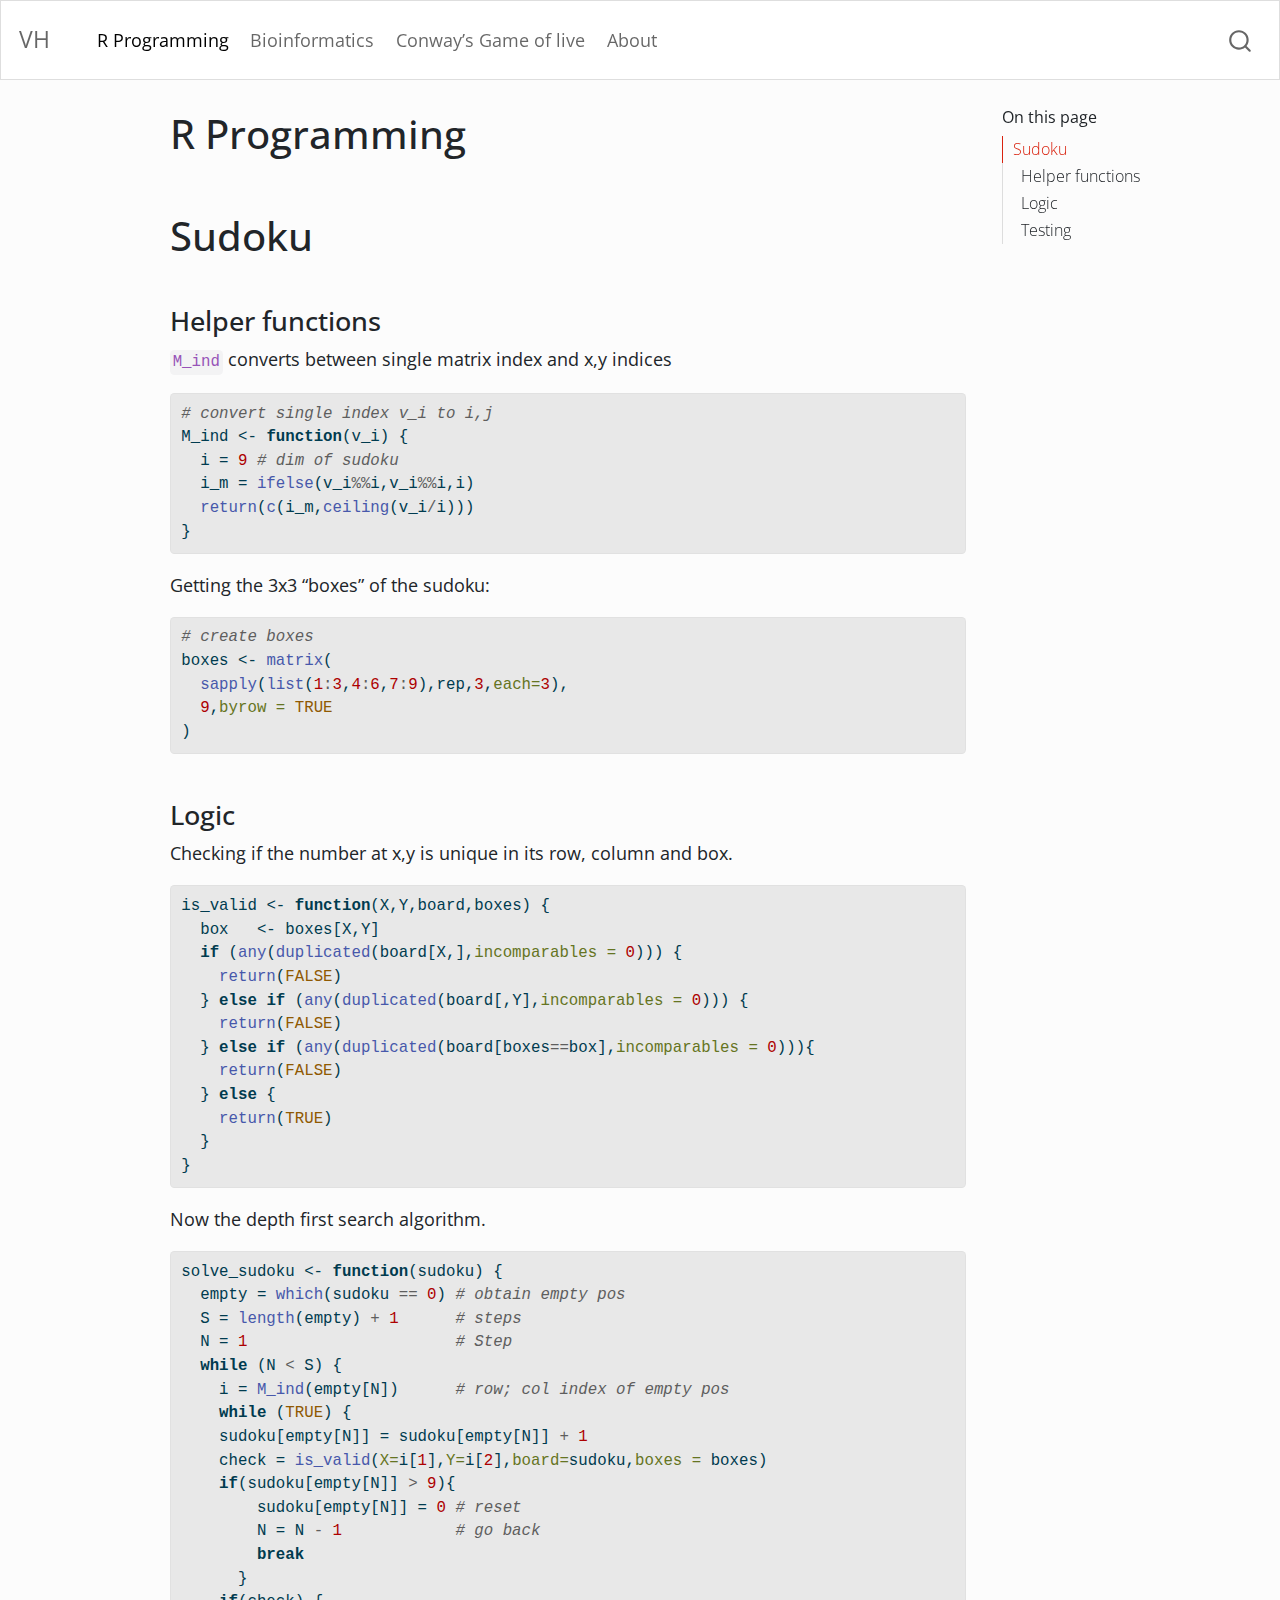
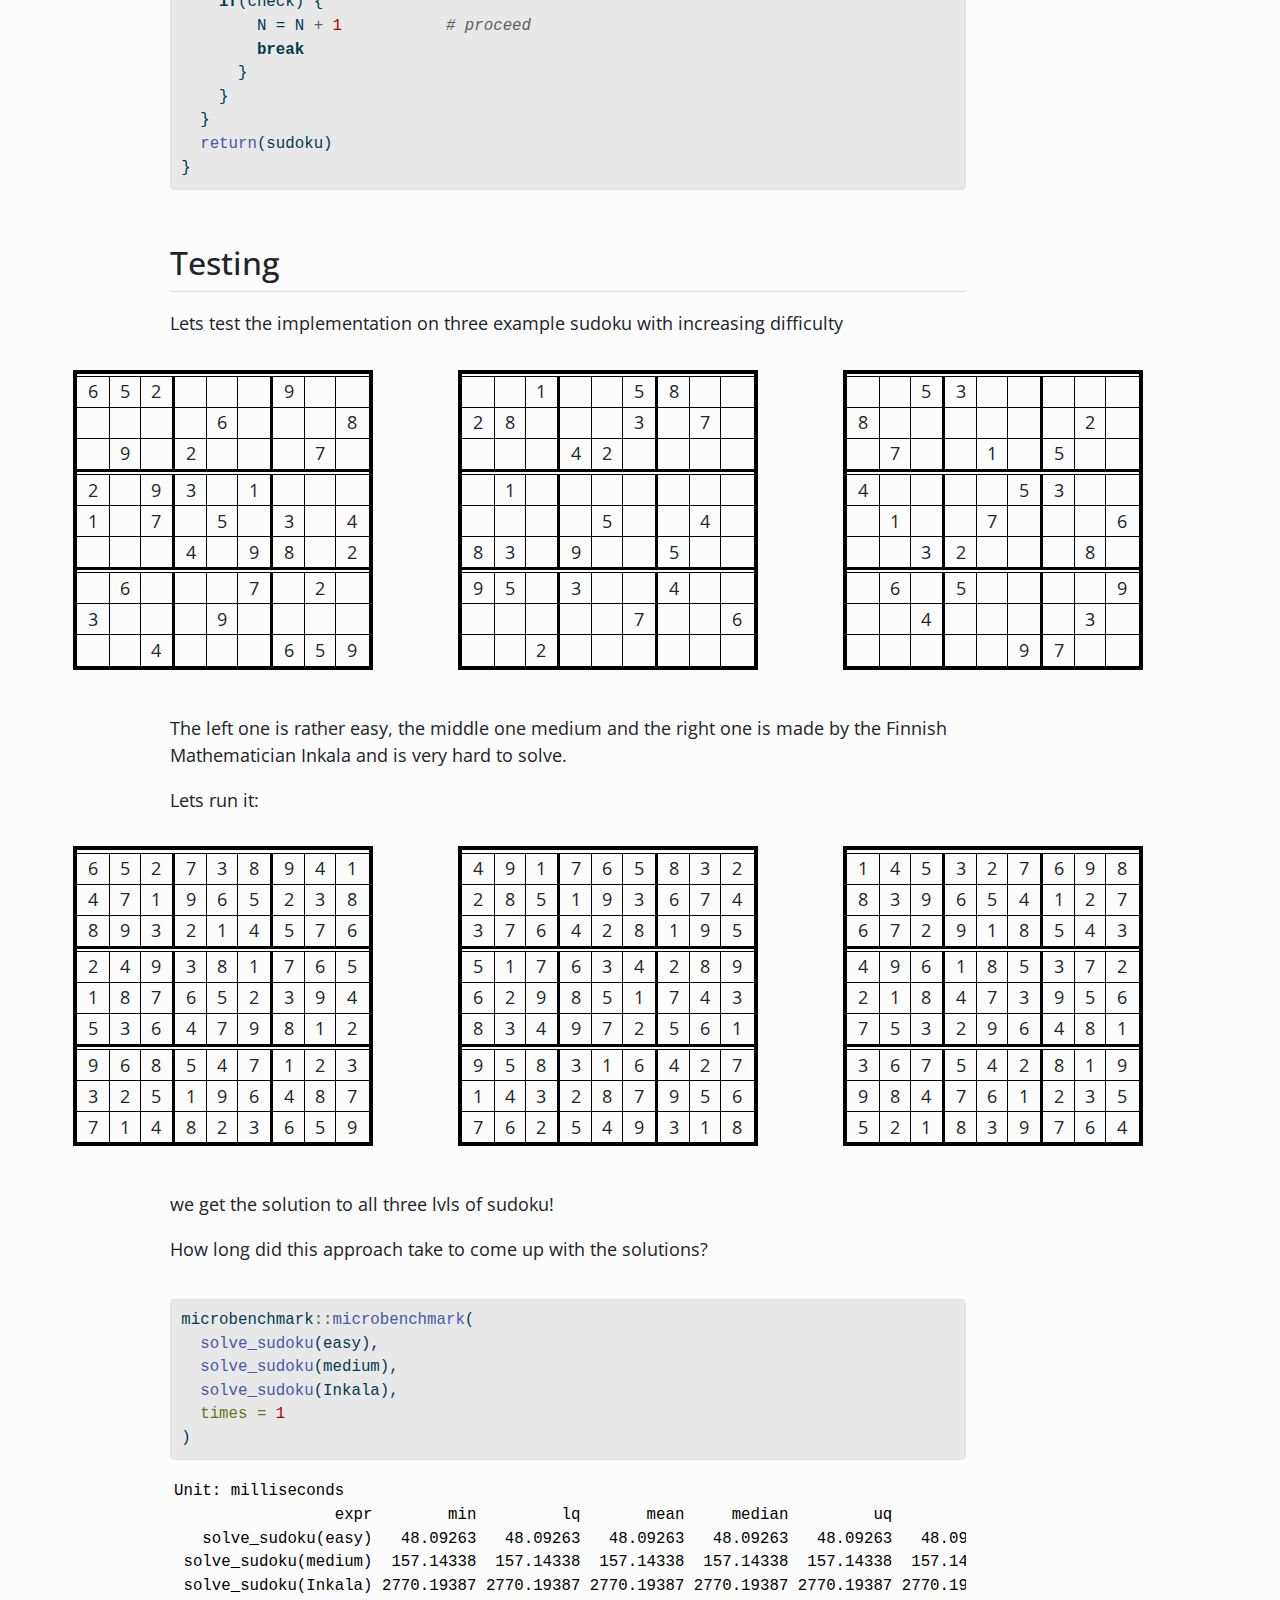
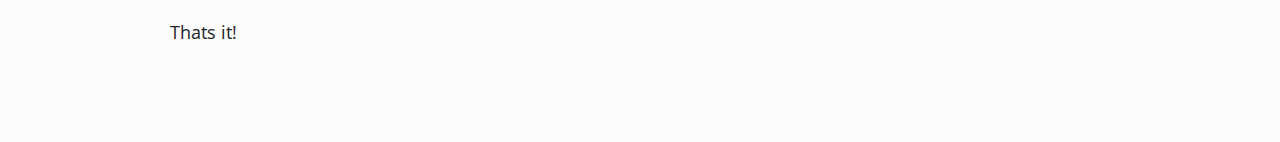
<file: Rprogramming.html>
<!DOCTYPE html>
<html xmlns="http://www.w3.org/1999/xhtml" lang="en" xml:lang="en"><head>

<meta charset="utf-8">
<meta name="generator" content="quarto-1.2.335">

<meta name="viewport" content="width=device-width, initial-scale=1.0, user-scalable=yes">


<title>VH - R Programming</title>
<style>
code{white-space: pre-wrap;}
span.smallcaps{font-variant: small-caps;}
div.columns{display: flex; gap: min(4vw, 1.5em);}
div.column{flex: auto; overflow-x: auto;}
div.hanging-indent{margin-left: 1.5em; text-indent: -1.5em;}
ul.task-list{list-style: none;}
ul.task-list li input[type="checkbox"] {
  width: 0.8em;
  margin: 0 0.8em 0.2em -1.6em;
  vertical-align: middle;
}
pre > code.sourceCode { white-space: pre; position: relative; }
pre > code.sourceCode > span { display: inline-block; line-height: 1.25; }
pre > code.sourceCode > span:empty { height: 1.2em; }
.sourceCode { overflow: visible; }
code.sourceCode > span { color: inherit; text-decoration: inherit; }
div.sourceCode { margin: 1em 0; }
pre.sourceCode { margin: 0; }
@media screen {
div.sourceCode { overflow: auto; }
}
@media print {
pre > code.sourceCode { white-space: pre-wrap; }
pre > code.sourceCode > span { text-indent: -5em; padding-left: 5em; }
}
pre.numberSource code
  { counter-reset: source-line 0; }
pre.numberSource code > span
  { position: relative; left: -4em; counter-increment: source-line; }
pre.numberSource code > span > a:first-child::before
  { content: counter(source-line);
    position: relative; left: -1em; text-align: right; vertical-align: baseline;
    border: none; display: inline-block;
    -webkit-touch-callout: none; -webkit-user-select: none;
    -khtml-user-select: none; -moz-user-select: none;
    -ms-user-select: none; user-select: none;
    padding: 0 4px; width: 4em;
    color: #aaaaaa;
  }
pre.numberSource { margin-left: 3em; border-left: 1px solid #aaaaaa;  padding-left: 4px; }
div.sourceCode
  {   }
@media screen {
pre > code.sourceCode > span > a:first-child::before { text-decoration: underline; }
}
code span.al { color: #ff0000; font-weight: bold; } /* Alert */
code span.an { color: #60a0b0; font-weight: bold; font-style: italic; } /* Annotation */
code span.at { color: #7d9029; } /* Attribute */
code span.bn { color: #40a070; } /* BaseN */
code span.bu { color: #008000; } /* BuiltIn */
code span.cf { color: #007020; font-weight: bold; } /* ControlFlow */
code span.ch { color: #4070a0; } /* Char */
code span.cn { color: #880000; } /* Constant */
code span.co { color: #60a0b0; font-style: italic; } /* Comment */
code span.cv { color: #60a0b0; font-weight: bold; font-style: italic; } /* CommentVar */
code span.do { color: #ba2121; font-style: italic; } /* Documentation */
code span.dt { color: #902000; } /* DataType */
code span.dv { color: #40a070; } /* DecVal */
code span.er { color: #ff0000; font-weight: bold; } /* Error */
code span.ex { } /* Extension */
code span.fl { color: #40a070; } /* Float */
code span.fu { color: #06287e; } /* Function */
code span.im { color: #008000; font-weight: bold; } /* Import */
code span.in { color: #60a0b0; font-weight: bold; font-style: italic; } /* Information */
code span.kw { color: #007020; font-weight: bold; } /* Keyword */
code span.op { color: #666666; } /* Operator */
code span.ot { color: #007020; } /* Other */
code span.pp { color: #bc7a00; } /* Preprocessor */
code span.sc { color: #4070a0; } /* SpecialChar */
code span.ss { color: #bb6688; } /* SpecialString */
code span.st { color: #4070a0; } /* String */
code span.va { color: #19177c; } /* Variable */
code span.vs { color: #4070a0; } /* VerbatimString */
code span.wa { color: #60a0b0; font-weight: bold; font-style: italic; } /* Warning */
</style>


<script src="site_libs/quarto-nav/quarto-nav.js"></script>
<script src="site_libs/quarto-nav/headroom.min.js"></script>
<script src="site_libs/clipboard/clipboard.min.js"></script>
<script src="site_libs/quarto-search/autocomplete.umd.js"></script>
<script src="site_libs/quarto-search/fuse.min.js"></script>
<script src="site_libs/quarto-search/quarto-search.js"></script>
<meta name="quarto:offset" content="./">
<script src="site_libs/quarto-html/quarto.js"></script>
<script src="site_libs/quarto-html/popper.min.js"></script>
<script src="site_libs/quarto-html/tippy.umd.min.js"></script>
<script src="site_libs/quarto-html/anchor.min.js"></script>
<link href="site_libs/quarto-html/tippy.css" rel="stylesheet">
<link href="site_libs/quarto-html/quarto-syntax-highlighting.css" rel="stylesheet" id="quarto-text-highlighting-styles">
<script src="site_libs/bootstrap/bootstrap.min.js"></script>
<link href="site_libs/bootstrap/bootstrap-icons.css" rel="stylesheet">
<link href="site_libs/bootstrap/bootstrap.min.css" rel="stylesheet" id="quarto-bootstrap" data-mode="light">
<script id="quarto-search-options" type="application/json">{
  "location": "navbar",
  "copy-button": false,
  "collapse-after": 3,
  "panel-placement": "end",
  "type": "overlay",
  "limit": 20,
  "language": {
    "search-no-results-text": "No results",
    "search-matching-documents-text": "matching documents",
    "search-copy-link-title": "Copy link to search",
    "search-hide-matches-text": "Hide additional matches",
    "search-more-match-text": "more match in this document",
    "search-more-matches-text": "more matches in this document",
    "search-clear-button-title": "Clear",
    "search-detached-cancel-button-title": "Cancel",
    "search-submit-button-title": "Submit"
  }
}</script>


<link rel="stylesheet" href="styles.css">
</head>

<body class="nav-fixed">

<div id="quarto-search-results"></div>
  <header id="quarto-header" class="headroom fixed-top">
    <nav class="navbar navbar-expand-lg navbar-dark ">
      <div class="navbar-container container-fluid">
      <div class="navbar-brand-container">
    <a class="navbar-brand" href="./index.html">
    <span class="navbar-title">VH</span>
    </a>
  </div>
          <button class="navbar-toggler" type="button" data-bs-toggle="collapse" data-bs-target="#navbarCollapse" aria-controls="navbarCollapse" aria-expanded="false" aria-label="Toggle navigation" onclick="if (window.quartoToggleHeadroom) { window.quartoToggleHeadroom(); }">
  <span class="navbar-toggler-icon"></span>
</button>
          <div class="collapse navbar-collapse" id="navbarCollapse">
            <ul class="navbar-nav navbar-nav-scroll me-auto">
  <li class="nav-item">
    <a class="nav-link active" href="./Rprogramming.html" aria-current="page">
 <span class="menu-text">R Programming</span></a>
  </li>  
  <li class="nav-item">
    <a class="nav-link" href="./Bioinfo.html">
 <span class="menu-text">Bioinformatics</span></a>
  </li>  
  <li class="nav-item">
    <a class="nav-link" href="./conway.html">
 <span class="menu-text">Conway’s Game of live</span></a>
  </li>  
  <li class="nav-item">
    <a class="nav-link" href="./about.html">
 <span class="menu-text">About</span></a>
  </li>  
</ul>
              <div id="quarto-search" class="" title="Search"></div>
          </div> <!-- /navcollapse -->
      </div> <!-- /container-fluid -->
    </nav>
</header>
<!-- content -->
<div id="quarto-content" class="quarto-container page-columns page-rows-contents page-layout-full page-navbar">
<!-- sidebar -->
<!-- margin-sidebar -->
    <div id="quarto-margin-sidebar" class="sidebar margin-sidebar">
        <nav id="TOC" role="doc-toc" class="toc-active">
    <h2 id="toc-title">On this page</h2>
   
  <ul>
  <li><a href="#sudoku" id="toc-sudoku" class="nav-link active" data-scroll-target="#sudoku">Sudoku</a>
  <ul class="collapse">
  <li><a href="#helper-functions" id="toc-helper-functions" class="nav-link" data-scroll-target="#helper-functions">Helper functions</a></li>
  <li><a href="#logic" id="toc-logic" class="nav-link" data-scroll-target="#logic">Logic</a></li>
  <li><a href="#testing" id="toc-testing" class="nav-link" data-scroll-target="#testing">Testing</a></li>
  </ul></li>
  </ul>
</nav>
    </div>
<!-- main -->
<main class="content page-columns page-full column-body" id="quarto-document-content">

<header id="title-block-header" class="quarto-title-block default">
<div class="quarto-title">
<h1 class="title">R Programming</h1>
</div>



<div class="quarto-title-meta">

    
  
    
  </div>
  

</header>

<section id="sudoku" class="level1 page-columns page-full">
<h1>Sudoku</h1>
<div class="cell">

</div>
<section id="helper-functions" class="level3">
<h3 class="anchored" data-anchor-id="helper-functions">Helper functions</h3>
<p><code>M_ind</code> converts between single matrix index and x,y indices</p>
<div class="cell">
<div class="sourceCode cell-code" id="cb1"><pre class="sourceCode r code-with-copy"><code class="sourceCode r"><span id="cb1-1"><a href="#cb1-1" aria-hidden="true" tabindex="-1"></a><span class="co"># convert single index v_i to i,j </span></span>
<span id="cb1-2"><a href="#cb1-2" aria-hidden="true" tabindex="-1"></a>M_ind <span class="ot">&lt;-</span> <span class="cf">function</span>(v_i) {</span>
<span id="cb1-3"><a href="#cb1-3" aria-hidden="true" tabindex="-1"></a>  i <span class="ot">=</span> <span class="dv">9</span> <span class="co"># dim of sudoku</span></span>
<span id="cb1-4"><a href="#cb1-4" aria-hidden="true" tabindex="-1"></a>  i_m <span class="ot">=</span> <span class="fu">ifelse</span>(v_i<span class="sc">%%</span>i,v_i<span class="sc">%%</span>i,i)</span>
<span id="cb1-5"><a href="#cb1-5" aria-hidden="true" tabindex="-1"></a>  <span class="fu">return</span>(<span class="fu">c</span>(i_m,<span class="fu">ceiling</span>(v_i<span class="sc">/</span>i)))</span>
<span id="cb1-6"><a href="#cb1-6" aria-hidden="true" tabindex="-1"></a>}</span></code><button title="Copy to Clipboard" class="code-copy-button"><i class="bi"></i></button></pre></div>
</div>
<p>Getting the 3x3 “boxes” of the sudoku:</p>
<div class="cell">
<div class="sourceCode cell-code" id="cb2"><pre class="sourceCode r code-with-copy"><code class="sourceCode r"><span id="cb2-1"><a href="#cb2-1" aria-hidden="true" tabindex="-1"></a><span class="co"># create boxes</span></span>
<span id="cb2-2"><a href="#cb2-2" aria-hidden="true" tabindex="-1"></a>boxes <span class="ot">&lt;-</span> <span class="fu">matrix</span>(</span>
<span id="cb2-3"><a href="#cb2-3" aria-hidden="true" tabindex="-1"></a>  <span class="fu">sapply</span>(<span class="fu">list</span>(<span class="dv">1</span><span class="sc">:</span><span class="dv">3</span>,<span class="dv">4</span><span class="sc">:</span><span class="dv">6</span>,<span class="dv">7</span><span class="sc">:</span><span class="dv">9</span>),rep,<span class="dv">3</span>,<span class="at">each=</span><span class="dv">3</span>),</span>
<span id="cb2-4"><a href="#cb2-4" aria-hidden="true" tabindex="-1"></a>  <span class="dv">9</span>,<span class="at">byrow =</span> <span class="cn">TRUE</span></span>
<span id="cb2-5"><a href="#cb2-5" aria-hidden="true" tabindex="-1"></a>)</span></code><button title="Copy to Clipboard" class="code-copy-button"><i class="bi"></i></button></pre></div>
</div>
</section>
<section id="logic" class="level3">
<h3 class="anchored" data-anchor-id="logic">Logic</h3>
<p>Checking if the number at x,y is unique in its row, column and box.</p>
<div class="cell">
<div class="sourceCode cell-code" id="cb3"><pre class="sourceCode r code-with-copy"><code class="sourceCode r"><span id="cb3-1"><a href="#cb3-1" aria-hidden="true" tabindex="-1"></a>is_valid <span class="ot">&lt;-</span> <span class="cf">function</span>(X,Y,board,boxes) {</span>
<span id="cb3-2"><a href="#cb3-2" aria-hidden="true" tabindex="-1"></a>  box   <span class="ot">&lt;-</span> boxes[X,Y] </span>
<span id="cb3-3"><a href="#cb3-3" aria-hidden="true" tabindex="-1"></a>  <span class="cf">if</span> (<span class="fu">any</span>(<span class="fu">duplicated</span>(board[X,],<span class="at">incomparables =</span> <span class="dv">0</span>))) {</span>
<span id="cb3-4"><a href="#cb3-4" aria-hidden="true" tabindex="-1"></a>    <span class="fu">return</span>(<span class="cn">FALSE</span>)</span>
<span id="cb3-5"><a href="#cb3-5" aria-hidden="true" tabindex="-1"></a>  } <span class="cf">else</span> <span class="cf">if</span> (<span class="fu">any</span>(<span class="fu">duplicated</span>(board[,Y],<span class="at">incomparables =</span> <span class="dv">0</span>))) {</span>
<span id="cb3-6"><a href="#cb3-6" aria-hidden="true" tabindex="-1"></a>    <span class="fu">return</span>(<span class="cn">FALSE</span>)</span>
<span id="cb3-7"><a href="#cb3-7" aria-hidden="true" tabindex="-1"></a>  } <span class="cf">else</span> <span class="cf">if</span> (<span class="fu">any</span>(<span class="fu">duplicated</span>(board[boxes<span class="sc">==</span>box],<span class="at">incomparables =</span> <span class="dv">0</span>))){</span>
<span id="cb3-8"><a href="#cb3-8" aria-hidden="true" tabindex="-1"></a>    <span class="fu">return</span>(<span class="cn">FALSE</span>)</span>
<span id="cb3-9"><a href="#cb3-9" aria-hidden="true" tabindex="-1"></a>  } <span class="cf">else</span> {</span>
<span id="cb3-10"><a href="#cb3-10" aria-hidden="true" tabindex="-1"></a>    <span class="fu">return</span>(<span class="cn">TRUE</span>)</span>
<span id="cb3-11"><a href="#cb3-11" aria-hidden="true" tabindex="-1"></a>  } </span>
<span id="cb3-12"><a href="#cb3-12" aria-hidden="true" tabindex="-1"></a>}</span></code><button title="Copy to Clipboard" class="code-copy-button"><i class="bi"></i></button></pre></div>
</div>
<p>Now the depth first search algorithm.</p>
<div class="cell">
<div class="sourceCode cell-code" id="cb4"><pre class="sourceCode r code-with-copy"><code class="sourceCode r"><span id="cb4-1"><a href="#cb4-1" aria-hidden="true" tabindex="-1"></a>solve_sudoku <span class="ot">&lt;-</span> <span class="cf">function</span>(sudoku) {</span>
<span id="cb4-2"><a href="#cb4-2" aria-hidden="true" tabindex="-1"></a>  empty <span class="ot">=</span> <span class="fu">which</span>(sudoku <span class="sc">==</span> <span class="dv">0</span>) <span class="co"># obtain empty pos</span></span>
<span id="cb4-3"><a href="#cb4-3" aria-hidden="true" tabindex="-1"></a>  S <span class="ot">=</span> <span class="fu">length</span>(empty) <span class="sc">+</span> <span class="dv">1</span>      <span class="co"># steps</span></span>
<span id="cb4-4"><a href="#cb4-4" aria-hidden="true" tabindex="-1"></a>  N <span class="ot">=</span> <span class="dv">1</span>                      <span class="co"># Step</span></span>
<span id="cb4-5"><a href="#cb4-5" aria-hidden="true" tabindex="-1"></a>  <span class="cf">while</span> (N <span class="sc">&lt;</span> S) {</span>
<span id="cb4-6"><a href="#cb4-6" aria-hidden="true" tabindex="-1"></a>    i <span class="ot">=</span> <span class="fu">M_ind</span>(empty[N])      <span class="co"># row; col index of empty pos</span></span>
<span id="cb4-7"><a href="#cb4-7" aria-hidden="true" tabindex="-1"></a>    <span class="cf">while</span> (<span class="cn">TRUE</span>) {</span>
<span id="cb4-8"><a href="#cb4-8" aria-hidden="true" tabindex="-1"></a>    sudoku[empty[N]] <span class="ot">=</span> sudoku[empty[N]] <span class="sc">+</span> <span class="dv">1</span></span>
<span id="cb4-9"><a href="#cb4-9" aria-hidden="true" tabindex="-1"></a>    check <span class="ot">=</span> <span class="fu">is_valid</span>(<span class="at">X=</span>i[<span class="dv">1</span>],<span class="at">Y=</span>i[<span class="dv">2</span>],<span class="at">board=</span>sudoku,<span class="at">boxes =</span> boxes) </span>
<span id="cb4-10"><a href="#cb4-10" aria-hidden="true" tabindex="-1"></a>    <span class="cf">if</span>(sudoku[empty[N]] <span class="sc">&gt;</span> <span class="dv">9</span>){</span>
<span id="cb4-11"><a href="#cb4-11" aria-hidden="true" tabindex="-1"></a>        sudoku[empty[N]] <span class="ot">=</span> <span class="dv">0</span> <span class="co"># reset</span></span>
<span id="cb4-12"><a href="#cb4-12" aria-hidden="true" tabindex="-1"></a>        N <span class="ot">=</span> N <span class="sc">-</span> <span class="dv">1</span>            <span class="co"># go back</span></span>
<span id="cb4-13"><a href="#cb4-13" aria-hidden="true" tabindex="-1"></a>        <span class="cf">break</span></span>
<span id="cb4-14"><a href="#cb4-14" aria-hidden="true" tabindex="-1"></a>      }</span>
<span id="cb4-15"><a href="#cb4-15" aria-hidden="true" tabindex="-1"></a>    <span class="cf">if</span>(check) {</span>
<span id="cb4-16"><a href="#cb4-16" aria-hidden="true" tabindex="-1"></a>        N <span class="ot">=</span> N <span class="sc">+</span> <span class="dv">1</span>           <span class="co"># proceed</span></span>
<span id="cb4-17"><a href="#cb4-17" aria-hidden="true" tabindex="-1"></a>        <span class="cf">break</span></span>
<span id="cb4-18"><a href="#cb4-18" aria-hidden="true" tabindex="-1"></a>      }</span>
<span id="cb4-19"><a href="#cb4-19" aria-hidden="true" tabindex="-1"></a>    }</span>
<span id="cb4-20"><a href="#cb4-20" aria-hidden="true" tabindex="-1"></a>  }</span>
<span id="cb4-21"><a href="#cb4-21" aria-hidden="true" tabindex="-1"></a>  <span class="fu">return</span>(sudoku)</span>
<span id="cb4-22"><a href="#cb4-22" aria-hidden="true" tabindex="-1"></a>}</span></code><button title="Copy to Clipboard" class="code-copy-button"><i class="bi"></i></button></pre></div>
</div>
<div class="cell">

</div>
</section>
<section id="testing" class="level2 page-columns page-full">
<h2 class="anchored" data-anchor-id="testing">Testing</h2>
<p>Lets test the implementation on three example sudoku with increasing difficulty</p>
<div class="cell column-page quarto-layout-panel">
<div class="quarto-layout-row quarto-layout-valign-top">
<div class="cell-output-display quarto-layout-cell" style="flex-basis: 33.3%;justify-content: center;">

<table class="gmisc_table" style="border-collapse: collapse; border: 4px solid black; width: 300px; height: 300px; text-align: center;">
<tbody> 
<tr><td colspan="9" style="border-top: 2px solid grey; border-bottom: 0px solid black;"> </td></tr>
<tr>
<td style="border: 1px solid black; text-align: center;">6</td>
<td style="border: 1px solid black; text-align: center;">5</td>
<td style="border: 1px solid black; border-right: 3px solid black; text-align: center;">2</td>
<td style="border: 1px solid black; text-align: center;"></td>
<td style="border: 1px solid black; text-align: center;"></td>
<td style="border: 1px solid black; border-right: 3px solid black; text-align: center;"></td>
<td style="border: 1px solid black; text-align: center;">9</td>
<td style="border: 1px solid black; text-align: center;"></td>
<td style="border: 1px solid black; border-right: 3px solid black; text-align: center;"></td>
</tr>
<tr>
<td style="border: 1px solid black; text-align: center;"></td>
<td style="border: 1px solid black; text-align: center;"></td>
<td style="border: 1px solid black; border-right: 3px solid black; text-align: center;"></td>
<td style="border: 1px solid black; text-align: center;"></td>
<td style="border: 1px solid black; text-align: center;">6</td>
<td style="border: 1px solid black; border-right: 3px solid black; text-align: center;"></td>
<td style="border: 1px solid black; text-align: center;"></td>
<td style="border: 1px solid black; text-align: center;"></td>
<td style="border: 1px solid black; border-right: 3px solid black; text-align: center;">8</td>
</tr>
<tr>
<td style="border: 1px solid black; text-align: center;"></td>
<td style="border: 1px solid black; text-align: center;">9</td>
<td style="border: 1px solid black; border-right: 3px solid black; text-align: center;"></td>
<td style="border: 1px solid black; text-align: center;">2</td>
<td style="border: 1px solid black; text-align: center;"></td>
<td style="border: 1px solid black; border-right: 3px solid black; text-align: center;"></td>
<td style="border: 1px solid black; text-align: center;"></td>
<td style="border: 1px solid black; text-align: center;">7</td>
<td style="border: 1px solid black; border-right: 3px solid black; text-align: center;"></td>
</tr> 
<tr><td colspan="9" style="border-top: 3px solid black; border-bottom: 0px solid black;"> </td></tr>
<tr>
<td style="border: 1px solid black; text-align: center;">2</td>
<td style="border: 1px solid black; text-align: center;"></td>
<td style="border: 1px solid black; border-right: 3px solid black; text-align: center;">9</td>
<td style="border: 1px solid black; text-align: center;">3</td>
<td style="border: 1px solid black; text-align: center;"></td>
<td style="border: 1px solid black; border-right: 3px solid black; text-align: center;">1</td>
<td style="border: 1px solid black; text-align: center;"></td>
<td style="border: 1px solid black; text-align: center;"></td>
<td style="border: 1px solid black; border-right: 3px solid black; text-align: center;"></td>
</tr>
<tr>
<td style="border: 1px solid black; text-align: center;">1</td>
<td style="border: 1px solid black; text-align: center;"></td>
<td style="border: 1px solid black; border-right: 3px solid black; text-align: center;">7</td>
<td style="border: 1px solid black; text-align: center;"></td>
<td style="border: 1px solid black; text-align: center;">5</td>
<td style="border: 1px solid black; border-right: 3px solid black; text-align: center;"></td>
<td style="border: 1px solid black; text-align: center;">3</td>
<td style="border: 1px solid black; text-align: center;"></td>
<td style="border: 1px solid black; border-right: 3px solid black; text-align: center;">4</td>
</tr>
<tr>
<td style="border: 1px solid black; text-align: center;"></td>
<td style="border: 1px solid black; text-align: center;"></td>
<td style="border: 1px solid black; border-right: 3px solid black; text-align: center;"></td>
<td style="border: 1px solid black; text-align: center;">4</td>
<td style="border: 1px solid black; text-align: center;"></td>
<td style="border: 1px solid black; border-right: 3px solid black; text-align: center;">9</td>
<td style="border: 1px solid black; text-align: center;">8</td>
<td style="border: 1px solid black; text-align: center;"></td>
<td style="border: 1px solid black; border-right: 3px solid black; text-align: center;">2</td>
</tr> 
<tr><td colspan="9" style="border-top: 3px solid black; border-bottom: 0px solid black;"> </td></tr>
<tr>
<td style="border: 1px solid black; text-align: center;"></td>
<td style="border: 1px solid black; text-align: center;">6</td>
<td style="border: 1px solid black; border-right: 3px solid black; text-align: center;"></td>
<td style="border: 1px solid black; text-align: center;"></td>
<td style="border: 1px solid black; text-align: center;"></td>
<td style="border: 1px solid black; border-right: 3px solid black; text-align: center;">7</td>
<td style="border: 1px solid black; text-align: center;"></td>
<td style="border: 1px solid black; text-align: center;">2</td>
<td style="border: 1px solid black; border-right: 3px solid black; text-align: center;"></td>
</tr>
<tr>
<td style="border: 1px solid black; text-align: center;">3</td>
<td style="border: 1px solid black; text-align: center;"></td>
<td style="border: 1px solid black; border-right: 3px solid black; text-align: center;"></td>
<td style="border: 1px solid black; text-align: center;"></td>
<td style="border: 1px solid black; text-align: center;">9</td>
<td style="border: 1px solid black; border-right: 3px solid black; text-align: center;"></td>
<td style="border: 1px solid black; text-align: center;"></td>
<td style="border: 1px solid black; text-align: center;"></td>
<td style="border: 1px solid black; border-right: 3px solid black; text-align: center;"></td>
</tr>
<tr>
<td style="border: 1px solid black; border-bottom: 2px solid grey; text-align: center;"></td>
<td style="border: 1px solid black; border-bottom: 2px solid grey; text-align: center;"></td>
<td style="border: 1px solid black; border-right: 3px solid black; border-bottom: 2px solid grey; text-align: center;">4</td>
<td style="border: 1px solid black; border-bottom: 2px solid grey; text-align: center;"></td>
<td style="border: 1px solid black; border-bottom: 2px solid grey; text-align: center;"></td>
<td style="border: 1px solid black; border-right: 3px solid black; border-bottom: 2px solid grey; text-align: center;"></td>
<td style="border: 1px solid black; border-bottom: 2px solid grey; text-align: center;">6</td>
<td style="border: 1px solid black; border-bottom: 2px solid grey; text-align: center;">5</td>
<td style="border: 1px solid black; border-right: 3px solid black; border-bottom: 2px solid grey; text-align: center;">9</td>
</tr>
</tbody>
</table>
</div>
<div class="cell-output-display quarto-layout-cell" style="flex-basis: 33.3%;justify-content: center;">

<table class="gmisc_table" style="border-collapse: collapse; border: 4px solid black; width: 300px; height: 300px; text-align: center;">
<tbody> 
<tr><td colspan="9" style="border-top: 2px solid grey; border-bottom: 0px solid black;"> </td></tr>
<tr>
<td style="border: 1px solid black; text-align: center;"></td>
<td style="border: 1px solid black; text-align: center;"></td>
<td style="border: 1px solid black; border-right: 3px solid black; text-align: center;">1</td>
<td style="border: 1px solid black; text-align: center;"></td>
<td style="border: 1px solid black; text-align: center;"></td>
<td style="border: 1px solid black; border-right: 3px solid black; text-align: center;">5</td>
<td style="border: 1px solid black; text-align: center;">8</td>
<td style="border: 1px solid black; text-align: center;"></td>
<td style="border: 1px solid black; border-right: 3px solid black; text-align: center;"></td>
</tr>
<tr>
<td style="border: 1px solid black; text-align: center;">2</td>
<td style="border: 1px solid black; text-align: center;">8</td>
<td style="border: 1px solid black; border-right: 3px solid black; text-align: center;"></td>
<td style="border: 1px solid black; text-align: center;"></td>
<td style="border: 1px solid black; text-align: center;"></td>
<td style="border: 1px solid black; border-right: 3px solid black; text-align: center;">3</td>
<td style="border: 1px solid black; text-align: center;"></td>
<td style="border: 1px solid black; text-align: center;">7</td>
<td style="border: 1px solid black; border-right: 3px solid black; text-align: center;"></td>
</tr>
<tr>
<td style="border: 1px solid black; text-align: center;"></td>
<td style="border: 1px solid black; text-align: center;"></td>
<td style="border: 1px solid black; border-right: 3px solid black; text-align: center;"></td>
<td style="border: 1px solid black; text-align: center;">4</td>
<td style="border: 1px solid black; text-align: center;">2</td>
<td style="border: 1px solid black; border-right: 3px solid black; text-align: center;"></td>
<td style="border: 1px solid black; text-align: center;"></td>
<td style="border: 1px solid black; text-align: center;"></td>
<td style="border: 1px solid black; border-right: 3px solid black; text-align: center;"></td>
</tr> 
<tr><td colspan="9" style="border-top: 3px solid black; border-bottom: 0px solid black;"> </td></tr>
<tr>
<td style="border: 1px solid black; text-align: center;"></td>
<td style="border: 1px solid black; text-align: center;">1</td>
<td style="border: 1px solid black; border-right: 3px solid black; text-align: center;"></td>
<td style="border: 1px solid black; text-align: center;"></td>
<td style="border: 1px solid black; text-align: center;"></td>
<td style="border: 1px solid black; border-right: 3px solid black; text-align: center;"></td>
<td style="border: 1px solid black; text-align: center;"></td>
<td style="border: 1px solid black; text-align: center;"></td>
<td style="border: 1px solid black; border-right: 3px solid black; text-align: center;"></td>
</tr>
<tr>
<td style="border: 1px solid black; text-align: center;"></td>
<td style="border: 1px solid black; text-align: center;"></td>
<td style="border: 1px solid black; border-right: 3px solid black; text-align: center;"></td>
<td style="border: 1px solid black; text-align: center;"></td>
<td style="border: 1px solid black; text-align: center;">5</td>
<td style="border: 1px solid black; border-right: 3px solid black; text-align: center;"></td>
<td style="border: 1px solid black; text-align: center;"></td>
<td style="border: 1px solid black; text-align: center;">4</td>
<td style="border: 1px solid black; border-right: 3px solid black; text-align: center;"></td>
</tr>
<tr>
<td style="border: 1px solid black; text-align: center;">8</td>
<td style="border: 1px solid black; text-align: center;">3</td>
<td style="border: 1px solid black; border-right: 3px solid black; text-align: center;"></td>
<td style="border: 1px solid black; text-align: center;">9</td>
<td style="border: 1px solid black; text-align: center;"></td>
<td style="border: 1px solid black; border-right: 3px solid black; text-align: center;"></td>
<td style="border: 1px solid black; text-align: center;">5</td>
<td style="border: 1px solid black; text-align: center;"></td>
<td style="border: 1px solid black; border-right: 3px solid black; text-align: center;"></td>
</tr> 
<tr><td colspan="9" style="border-top: 3px solid black; border-bottom: 0px solid black;"> </td></tr>
<tr>
<td style="border: 1px solid black; text-align: center;">9</td>
<td style="border: 1px solid black; text-align: center;">5</td>
<td style="border: 1px solid black; border-right: 3px solid black; text-align: center;"></td>
<td style="border: 1px solid black; text-align: center;">3</td>
<td style="border: 1px solid black; text-align: center;"></td>
<td style="border: 1px solid black; border-right: 3px solid black; text-align: center;"></td>
<td style="border: 1px solid black; text-align: center;">4</td>
<td style="border: 1px solid black; text-align: center;"></td>
<td style="border: 1px solid black; border-right: 3px solid black; text-align: center;"></td>
</tr>
<tr>
<td style="border: 1px solid black; text-align: center;"></td>
<td style="border: 1px solid black; text-align: center;"></td>
<td style="border: 1px solid black; border-right: 3px solid black; text-align: center;"></td>
<td style="border: 1px solid black; text-align: center;"></td>
<td style="border: 1px solid black; text-align: center;"></td>
<td style="border: 1px solid black; border-right: 3px solid black; text-align: center;">7</td>
<td style="border: 1px solid black; text-align: center;"></td>
<td style="border: 1px solid black; text-align: center;"></td>
<td style="border: 1px solid black; border-right: 3px solid black; text-align: center;">6</td>
</tr>
<tr>
<td style="border: 1px solid black; border-bottom: 2px solid grey; text-align: center;"></td>
<td style="border: 1px solid black; border-bottom: 2px solid grey; text-align: center;"></td>
<td style="border: 1px solid black; border-right: 3px solid black; border-bottom: 2px solid grey; text-align: center;">2</td>
<td style="border: 1px solid black; border-bottom: 2px solid grey; text-align: center;"></td>
<td style="border: 1px solid black; border-bottom: 2px solid grey; text-align: center;"></td>
<td style="border: 1px solid black; border-right: 3px solid black; border-bottom: 2px solid grey; text-align: center;"></td>
<td style="border: 1px solid black; border-bottom: 2px solid grey; text-align: center;"></td>
<td style="border: 1px solid black; border-bottom: 2px solid grey; text-align: center;"></td>
<td style="border: 1px solid black; border-right: 3px solid black; border-bottom: 2px solid grey; text-align: center;"></td>
</tr>
</tbody>
</table>
</div>
<div class="cell-output-display quarto-layout-cell" style="flex-basis: 33.3%;justify-content: center;">

<table class="gmisc_table" style="border-collapse: collapse; border: 4px solid black; width: 300px; height: 300px; text-align: center;">
<tbody> 
<tr><td colspan="9" style="border-top: 2px solid grey; border-bottom: 0px solid black;"> </td></tr>
<tr>
<td style="border: 1px solid black; text-align: center;"></td>
<td style="border: 1px solid black; text-align: center;"></td>
<td style="border: 1px solid black; border-right: 3px solid black; text-align: center;">5</td>
<td style="border: 1px solid black; text-align: center;">3</td>
<td style="border: 1px solid black; text-align: center;"></td>
<td style="border: 1px solid black; border-right: 3px solid black; text-align: center;"></td>
<td style="border: 1px solid black; text-align: center;"></td>
<td style="border: 1px solid black; text-align: center;"></td>
<td style="border: 1px solid black; border-right: 3px solid black; text-align: center;"></td>
</tr>
<tr>
<td style="border: 1px solid black; text-align: center;">8</td>
<td style="border: 1px solid black; text-align: center;"></td>
<td style="border: 1px solid black; border-right: 3px solid black; text-align: center;"></td>
<td style="border: 1px solid black; text-align: center;"></td>
<td style="border: 1px solid black; text-align: center;"></td>
<td style="border: 1px solid black; border-right: 3px solid black; text-align: center;"></td>
<td style="border: 1px solid black; text-align: center;"></td>
<td style="border: 1px solid black; text-align: center;">2</td>
<td style="border: 1px solid black; border-right: 3px solid black; text-align: center;"></td>
</tr>
<tr>
<td style="border: 1px solid black; text-align: center;"></td>
<td style="border: 1px solid black; text-align: center;">7</td>
<td style="border: 1px solid black; border-right: 3px solid black; text-align: center;"></td>
<td style="border: 1px solid black; text-align: center;"></td>
<td style="border: 1px solid black; text-align: center;">1</td>
<td style="border: 1px solid black; border-right: 3px solid black; text-align: center;"></td>
<td style="border: 1px solid black; text-align: center;">5</td>
<td style="border: 1px solid black; text-align: center;"></td>
<td style="border: 1px solid black; border-right: 3px solid black; text-align: center;"></td>
</tr> 
<tr><td colspan="9" style="border-top: 3px solid black; border-bottom: 0px solid black;"> </td></tr>
<tr>
<td style="border: 1px solid black; text-align: center;">4</td>
<td style="border: 1px solid black; text-align: center;"></td>
<td style="border: 1px solid black; border-right: 3px solid black; text-align: center;"></td>
<td style="border: 1px solid black; text-align: center;"></td>
<td style="border: 1px solid black; text-align: center;"></td>
<td style="border: 1px solid black; border-right: 3px solid black; text-align: center;">5</td>
<td style="border: 1px solid black; text-align: center;">3</td>
<td style="border: 1px solid black; text-align: center;"></td>
<td style="border: 1px solid black; border-right: 3px solid black; text-align: center;"></td>
</tr>
<tr>
<td style="border: 1px solid black; text-align: center;"></td>
<td style="border: 1px solid black; text-align: center;">1</td>
<td style="border: 1px solid black; border-right: 3px solid black; text-align: center;"></td>
<td style="border: 1px solid black; text-align: center;"></td>
<td style="border: 1px solid black; text-align: center;">7</td>
<td style="border: 1px solid black; border-right: 3px solid black; text-align: center;"></td>
<td style="border: 1px solid black; text-align: center;"></td>
<td style="border: 1px solid black; text-align: center;"></td>
<td style="border: 1px solid black; border-right: 3px solid black; text-align: center;">6</td>
</tr>
<tr>
<td style="border: 1px solid black; text-align: center;"></td>
<td style="border: 1px solid black; text-align: center;"></td>
<td style="border: 1px solid black; border-right: 3px solid black; text-align: center;">3</td>
<td style="border: 1px solid black; text-align: center;">2</td>
<td style="border: 1px solid black; text-align: center;"></td>
<td style="border: 1px solid black; border-right: 3px solid black; text-align: center;"></td>
<td style="border: 1px solid black; text-align: center;"></td>
<td style="border: 1px solid black; text-align: center;">8</td>
<td style="border: 1px solid black; border-right: 3px solid black; text-align: center;"></td>
</tr> 
<tr><td colspan="9" style="border-top: 3px solid black; border-bottom: 0px solid black;"> </td></tr>
<tr>
<td style="border: 1px solid black; text-align: center;"></td>
<td style="border: 1px solid black; text-align: center;">6</td>
<td style="border: 1px solid black; border-right: 3px solid black; text-align: center;"></td>
<td style="border: 1px solid black; text-align: center;">5</td>
<td style="border: 1px solid black; text-align: center;"></td>
<td style="border: 1px solid black; border-right: 3px solid black; text-align: center;"></td>
<td style="border: 1px solid black; text-align: center;"></td>
<td style="border: 1px solid black; text-align: center;"></td>
<td style="border: 1px solid black; border-right: 3px solid black; text-align: center;">9</td>
</tr>
<tr>
<td style="border: 1px solid black; text-align: center;"></td>
<td style="border: 1px solid black; text-align: center;"></td>
<td style="border: 1px solid black; border-right: 3px solid black; text-align: center;">4</td>
<td style="border: 1px solid black; text-align: center;"></td>
<td style="border: 1px solid black; text-align: center;"></td>
<td style="border: 1px solid black; border-right: 3px solid black; text-align: center;"></td>
<td style="border: 1px solid black; text-align: center;"></td>
<td style="border: 1px solid black; text-align: center;">3</td>
<td style="border: 1px solid black; border-right: 3px solid black; text-align: center;"></td>
</tr>
<tr>
<td style="border: 1px solid black; border-bottom: 2px solid grey; text-align: center;"></td>
<td style="border: 1px solid black; border-bottom: 2px solid grey; text-align: center;"></td>
<td style="border: 1px solid black; border-right: 3px solid black; border-bottom: 2px solid grey; text-align: center;"></td>
<td style="border: 1px solid black; border-bottom: 2px solid grey; text-align: center;"></td>
<td style="border: 1px solid black; border-bottom: 2px solid grey; text-align: center;"></td>
<td style="border: 1px solid black; border-right: 3px solid black; border-bottom: 2px solid grey; text-align: center;">9</td>
<td style="border: 1px solid black; border-bottom: 2px solid grey; text-align: center;">7</td>
<td style="border: 1px solid black; border-bottom: 2px solid grey; text-align: center;"></td>
<td style="border: 1px solid black; border-right: 3px solid black; border-bottom: 2px solid grey; text-align: center;"></td>
</tr>
</tbody>
</table>
</div>
</div>
</div>
<p>The left one is rather easy, the middle one medium and the right one is made by the Finnish Mathematician Inkala and is very hard to solve.</p>
<p>Lets run it:</p>
<div class="cell column-page quarto-layout-panel">
<div class="quarto-layout-row quarto-layout-valign-top">
<div class="cell-output-display quarto-layout-cell" style="flex-basis: 33.3%;justify-content: center;">

<table class="gmisc_table" style="border-collapse: collapse; border: 4px solid black; width: 300px; height: 300px; text-align: center;">
<tbody> 
<tr><td colspan="9" style="border-top: 2px solid grey; border-bottom: 0px solid black;"> </td></tr>
<tr>
<td style="border: 1px solid black; text-align: center;">6</td>
<td style="border: 1px solid black; text-align: center;">5</td>
<td style="border: 1px solid black; border-right: 3px solid black; text-align: center;">2</td>
<td style="border: 1px solid black; text-align: center;">7</td>
<td style="border: 1px solid black; text-align: center;">3</td>
<td style="border: 1px solid black; border-right: 3px solid black; text-align: center;">8</td>
<td style="border: 1px solid black; text-align: center;">9</td>
<td style="border: 1px solid black; text-align: center;">4</td>
<td style="border: 1px solid black; border-right: 3px solid black; text-align: center;">1</td>
</tr>
<tr>
<td style="border: 1px solid black; text-align: center;">4</td>
<td style="border: 1px solid black; text-align: center;">7</td>
<td style="border: 1px solid black; border-right: 3px solid black; text-align: center;">1</td>
<td style="border: 1px solid black; text-align: center;">9</td>
<td style="border: 1px solid black; text-align: center;">6</td>
<td style="border: 1px solid black; border-right: 3px solid black; text-align: center;">5</td>
<td style="border: 1px solid black; text-align: center;">2</td>
<td style="border: 1px solid black; text-align: center;">3</td>
<td style="border: 1px solid black; border-right: 3px solid black; text-align: center;">8</td>
</tr>
<tr>
<td style="border: 1px solid black; text-align: center;">8</td>
<td style="border: 1px solid black; text-align: center;">9</td>
<td style="border: 1px solid black; border-right: 3px solid black; text-align: center;">3</td>
<td style="border: 1px solid black; text-align: center;">2</td>
<td style="border: 1px solid black; text-align: center;">1</td>
<td style="border: 1px solid black; border-right: 3px solid black; text-align: center;">4</td>
<td style="border: 1px solid black; text-align: center;">5</td>
<td style="border: 1px solid black; text-align: center;">7</td>
<td style="border: 1px solid black; border-right: 3px solid black; text-align: center;">6</td>
</tr> 
<tr><td colspan="9" style="border-top: 3px solid black; border-bottom: 0px solid black;"> </td></tr>
<tr>
<td style="border: 1px solid black; text-align: center;">2</td>
<td style="border: 1px solid black; text-align: center;">4</td>
<td style="border: 1px solid black; border-right: 3px solid black; text-align: center;">9</td>
<td style="border: 1px solid black; text-align: center;">3</td>
<td style="border: 1px solid black; text-align: center;">8</td>
<td style="border: 1px solid black; border-right: 3px solid black; text-align: center;">1</td>
<td style="border: 1px solid black; text-align: center;">7</td>
<td style="border: 1px solid black; text-align: center;">6</td>
<td style="border: 1px solid black; border-right: 3px solid black; text-align: center;">5</td>
</tr>
<tr>
<td style="border: 1px solid black; text-align: center;">1</td>
<td style="border: 1px solid black; text-align: center;">8</td>
<td style="border: 1px solid black; border-right: 3px solid black; text-align: center;">7</td>
<td style="border: 1px solid black; text-align: center;">6</td>
<td style="border: 1px solid black; text-align: center;">5</td>
<td style="border: 1px solid black; border-right: 3px solid black; text-align: center;">2</td>
<td style="border: 1px solid black; text-align: center;">3</td>
<td style="border: 1px solid black; text-align: center;">9</td>
<td style="border: 1px solid black; border-right: 3px solid black; text-align: center;">4</td>
</tr>
<tr>
<td style="border: 1px solid black; text-align: center;">5</td>
<td style="border: 1px solid black; text-align: center;">3</td>
<td style="border: 1px solid black; border-right: 3px solid black; text-align: center;">6</td>
<td style="border: 1px solid black; text-align: center;">4</td>
<td style="border: 1px solid black; text-align: center;">7</td>
<td style="border: 1px solid black; border-right: 3px solid black; text-align: center;">9</td>
<td style="border: 1px solid black; text-align: center;">8</td>
<td style="border: 1px solid black; text-align: center;">1</td>
<td style="border: 1px solid black; border-right: 3px solid black; text-align: center;">2</td>
</tr> 
<tr><td colspan="9" style="border-top: 3px solid black; border-bottom: 0px solid black;"> </td></tr>
<tr>
<td style="border: 1px solid black; text-align: center;">9</td>
<td style="border: 1px solid black; text-align: center;">6</td>
<td style="border: 1px solid black; border-right: 3px solid black; text-align: center;">8</td>
<td style="border: 1px solid black; text-align: center;">5</td>
<td style="border: 1px solid black; text-align: center;">4</td>
<td style="border: 1px solid black; border-right: 3px solid black; text-align: center;">7</td>
<td style="border: 1px solid black; text-align: center;">1</td>
<td style="border: 1px solid black; text-align: center;">2</td>
<td style="border: 1px solid black; border-right: 3px solid black; text-align: center;">3</td>
</tr>
<tr>
<td style="border: 1px solid black; text-align: center;">3</td>
<td style="border: 1px solid black; text-align: center;">2</td>
<td style="border: 1px solid black; border-right: 3px solid black; text-align: center;">5</td>
<td style="border: 1px solid black; text-align: center;">1</td>
<td style="border: 1px solid black; text-align: center;">9</td>
<td style="border: 1px solid black; border-right: 3px solid black; text-align: center;">6</td>
<td style="border: 1px solid black; text-align: center;">4</td>
<td style="border: 1px solid black; text-align: center;">8</td>
<td style="border: 1px solid black; border-right: 3px solid black; text-align: center;">7</td>
</tr>
<tr>
<td style="border: 1px solid black; border-bottom: 2px solid grey; text-align: center;">7</td>
<td style="border: 1px solid black; border-bottom: 2px solid grey; text-align: center;">1</td>
<td style="border: 1px solid black; border-right: 3px solid black; border-bottom: 2px solid grey; text-align: center;">4</td>
<td style="border: 1px solid black; border-bottom: 2px solid grey; text-align: center;">8</td>
<td style="border: 1px solid black; border-bottom: 2px solid grey; text-align: center;">2</td>
<td style="border: 1px solid black; border-right: 3px solid black; border-bottom: 2px solid grey; text-align: center;">3</td>
<td style="border: 1px solid black; border-bottom: 2px solid grey; text-align: center;">6</td>
<td style="border: 1px solid black; border-bottom: 2px solid grey; text-align: center;">5</td>
<td style="border: 1px solid black; border-right: 3px solid black; border-bottom: 2px solid grey; text-align: center;">9</td>
</tr>
</tbody>
</table>
</div>
<div class="cell-output-display quarto-layout-cell" style="flex-basis: 33.3%;justify-content: center;">

<table class="gmisc_table" style="border-collapse: collapse; border: 4px solid black; width: 300px; height: 300px; text-align: center;">
<tbody> 
<tr><td colspan="9" style="border-top: 2px solid grey; border-bottom: 0px solid black;"> </td></tr>
<tr>
<td style="border: 1px solid black; text-align: center;">4</td>
<td style="border: 1px solid black; text-align: center;">9</td>
<td style="border: 1px solid black; border-right: 3px solid black; text-align: center;">1</td>
<td style="border: 1px solid black; text-align: center;">7</td>
<td style="border: 1px solid black; text-align: center;">6</td>
<td style="border: 1px solid black; border-right: 3px solid black; text-align: center;">5</td>
<td style="border: 1px solid black; text-align: center;">8</td>
<td style="border: 1px solid black; text-align: center;">3</td>
<td style="border: 1px solid black; border-right: 3px solid black; text-align: center;">2</td>
</tr>
<tr>
<td style="border: 1px solid black; text-align: center;">2</td>
<td style="border: 1px solid black; text-align: center;">8</td>
<td style="border: 1px solid black; border-right: 3px solid black; text-align: center;">5</td>
<td style="border: 1px solid black; text-align: center;">1</td>
<td style="border: 1px solid black; text-align: center;">9</td>
<td style="border: 1px solid black; border-right: 3px solid black; text-align: center;">3</td>
<td style="border: 1px solid black; text-align: center;">6</td>
<td style="border: 1px solid black; text-align: center;">7</td>
<td style="border: 1px solid black; border-right: 3px solid black; text-align: center;">4</td>
</tr>
<tr>
<td style="border: 1px solid black; text-align: center;">3</td>
<td style="border: 1px solid black; text-align: center;">7</td>
<td style="border: 1px solid black; border-right: 3px solid black; text-align: center;">6</td>
<td style="border: 1px solid black; text-align: center;">4</td>
<td style="border: 1px solid black; text-align: center;">2</td>
<td style="border: 1px solid black; border-right: 3px solid black; text-align: center;">8</td>
<td style="border: 1px solid black; text-align: center;">1</td>
<td style="border: 1px solid black; text-align: center;">9</td>
<td style="border: 1px solid black; border-right: 3px solid black; text-align: center;">5</td>
</tr> 
<tr><td colspan="9" style="border-top: 3px solid black; border-bottom: 0px solid black;"> </td></tr>
<tr>
<td style="border: 1px solid black; text-align: center;">5</td>
<td style="border: 1px solid black; text-align: center;">1</td>
<td style="border: 1px solid black; border-right: 3px solid black; text-align: center;">7</td>
<td style="border: 1px solid black; text-align: center;">6</td>
<td style="border: 1px solid black; text-align: center;">3</td>
<td style="border: 1px solid black; border-right: 3px solid black; text-align: center;">4</td>
<td style="border: 1px solid black; text-align: center;">2</td>
<td style="border: 1px solid black; text-align: center;">8</td>
<td style="border: 1px solid black; border-right: 3px solid black; text-align: center;">9</td>
</tr>
<tr>
<td style="border: 1px solid black; text-align: center;">6</td>
<td style="border: 1px solid black; text-align: center;">2</td>
<td style="border: 1px solid black; border-right: 3px solid black; text-align: center;">9</td>
<td style="border: 1px solid black; text-align: center;">8</td>
<td style="border: 1px solid black; text-align: center;">5</td>
<td style="border: 1px solid black; border-right: 3px solid black; text-align: center;">1</td>
<td style="border: 1px solid black; text-align: center;">7</td>
<td style="border: 1px solid black; text-align: center;">4</td>
<td style="border: 1px solid black; border-right: 3px solid black; text-align: center;">3</td>
</tr>
<tr>
<td style="border: 1px solid black; text-align: center;">8</td>
<td style="border: 1px solid black; text-align: center;">3</td>
<td style="border: 1px solid black; border-right: 3px solid black; text-align: center;">4</td>
<td style="border: 1px solid black; text-align: center;">9</td>
<td style="border: 1px solid black; text-align: center;">7</td>
<td style="border: 1px solid black; border-right: 3px solid black; text-align: center;">2</td>
<td style="border: 1px solid black; text-align: center;">5</td>
<td style="border: 1px solid black; text-align: center;">6</td>
<td style="border: 1px solid black; border-right: 3px solid black; text-align: center;">1</td>
</tr> 
<tr><td colspan="9" style="border-top: 3px solid black; border-bottom: 0px solid black;"> </td></tr>
<tr>
<td style="border: 1px solid black; text-align: center;">9</td>
<td style="border: 1px solid black; text-align: center;">5</td>
<td style="border: 1px solid black; border-right: 3px solid black; text-align: center;">8</td>
<td style="border: 1px solid black; text-align: center;">3</td>
<td style="border: 1px solid black; text-align: center;">1</td>
<td style="border: 1px solid black; border-right: 3px solid black; text-align: center;">6</td>
<td style="border: 1px solid black; text-align: center;">4</td>
<td style="border: 1px solid black; text-align: center;">2</td>
<td style="border: 1px solid black; border-right: 3px solid black; text-align: center;">7</td>
</tr>
<tr>
<td style="border: 1px solid black; text-align: center;">1</td>
<td style="border: 1px solid black; text-align: center;">4</td>
<td style="border: 1px solid black; border-right: 3px solid black; text-align: center;">3</td>
<td style="border: 1px solid black; text-align: center;">2</td>
<td style="border: 1px solid black; text-align: center;">8</td>
<td style="border: 1px solid black; border-right: 3px solid black; text-align: center;">7</td>
<td style="border: 1px solid black; text-align: center;">9</td>
<td style="border: 1px solid black; text-align: center;">5</td>
<td style="border: 1px solid black; border-right: 3px solid black; text-align: center;">6</td>
</tr>
<tr>
<td style="border: 1px solid black; border-bottom: 2px solid grey; text-align: center;">7</td>
<td style="border: 1px solid black; border-bottom: 2px solid grey; text-align: center;">6</td>
<td style="border: 1px solid black; border-right: 3px solid black; border-bottom: 2px solid grey; text-align: center;">2</td>
<td style="border: 1px solid black; border-bottom: 2px solid grey; text-align: center;">5</td>
<td style="border: 1px solid black; border-bottom: 2px solid grey; text-align: center;">4</td>
<td style="border: 1px solid black; border-right: 3px solid black; border-bottom: 2px solid grey; text-align: center;">9</td>
<td style="border: 1px solid black; border-bottom: 2px solid grey; text-align: center;">3</td>
<td style="border: 1px solid black; border-bottom: 2px solid grey; text-align: center;">1</td>
<td style="border: 1px solid black; border-right: 3px solid black; border-bottom: 2px solid grey; text-align: center;">8</td>
</tr>
</tbody>
</table>
</div>
<div class="cell-output-display quarto-layout-cell" style="flex-basis: 33.3%;justify-content: center;">

<table class="gmisc_table" style="border-collapse: collapse; border: 4px solid black; width: 300px; height: 300px; text-align: center;">
<tbody> 
<tr><td colspan="9" style="border-top: 2px solid grey; border-bottom: 0px solid black;"> </td></tr>
<tr>
<td style="border: 1px solid black; text-align: center;">1</td>
<td style="border: 1px solid black; text-align: center;">4</td>
<td style="border: 1px solid black; border-right: 3px solid black; text-align: center;">5</td>
<td style="border: 1px solid black; text-align: center;">3</td>
<td style="border: 1px solid black; text-align: center;">2</td>
<td style="border: 1px solid black; border-right: 3px solid black; text-align: center;">7</td>
<td style="border: 1px solid black; text-align: center;">6</td>
<td style="border: 1px solid black; text-align: center;">9</td>
<td style="border: 1px solid black; border-right: 3px solid black; text-align: center;">8</td>
</tr>
<tr>
<td style="border: 1px solid black; text-align: center;">8</td>
<td style="border: 1px solid black; text-align: center;">3</td>
<td style="border: 1px solid black; border-right: 3px solid black; text-align: center;">9</td>
<td style="border: 1px solid black; text-align: center;">6</td>
<td style="border: 1px solid black; text-align: center;">5</td>
<td style="border: 1px solid black; border-right: 3px solid black; text-align: center;">4</td>
<td style="border: 1px solid black; text-align: center;">1</td>
<td style="border: 1px solid black; text-align: center;">2</td>
<td style="border: 1px solid black; border-right: 3px solid black; text-align: center;">7</td>
</tr>
<tr>
<td style="border: 1px solid black; text-align: center;">6</td>
<td style="border: 1px solid black; text-align: center;">7</td>
<td style="border: 1px solid black; border-right: 3px solid black; text-align: center;">2</td>
<td style="border: 1px solid black; text-align: center;">9</td>
<td style="border: 1px solid black; text-align: center;">1</td>
<td style="border: 1px solid black; border-right: 3px solid black; text-align: center;">8</td>
<td style="border: 1px solid black; text-align: center;">5</td>
<td style="border: 1px solid black; text-align: center;">4</td>
<td style="border: 1px solid black; border-right: 3px solid black; text-align: center;">3</td>
</tr> 
<tr><td colspan="9" style="border-top: 3px solid black; border-bottom: 0px solid black;"> </td></tr>
<tr>
<td style="border: 1px solid black; text-align: center;">4</td>
<td style="border: 1px solid black; text-align: center;">9</td>
<td style="border: 1px solid black; border-right: 3px solid black; text-align: center;">6</td>
<td style="border: 1px solid black; text-align: center;">1</td>
<td style="border: 1px solid black; text-align: center;">8</td>
<td style="border: 1px solid black; border-right: 3px solid black; text-align: center;">5</td>
<td style="border: 1px solid black; text-align: center;">3</td>
<td style="border: 1px solid black; text-align: center;">7</td>
<td style="border: 1px solid black; border-right: 3px solid black; text-align: center;">2</td>
</tr>
<tr>
<td style="border: 1px solid black; text-align: center;">2</td>
<td style="border: 1px solid black; text-align: center;">1</td>
<td style="border: 1px solid black; border-right: 3px solid black; text-align: center;">8</td>
<td style="border: 1px solid black; text-align: center;">4</td>
<td style="border: 1px solid black; text-align: center;">7</td>
<td style="border: 1px solid black; border-right: 3px solid black; text-align: center;">3</td>
<td style="border: 1px solid black; text-align: center;">9</td>
<td style="border: 1px solid black; text-align: center;">5</td>
<td style="border: 1px solid black; border-right: 3px solid black; text-align: center;">6</td>
</tr>
<tr>
<td style="border: 1px solid black; text-align: center;">7</td>
<td style="border: 1px solid black; text-align: center;">5</td>
<td style="border: 1px solid black; border-right: 3px solid black; text-align: center;">3</td>
<td style="border: 1px solid black; text-align: center;">2</td>
<td style="border: 1px solid black; text-align: center;">9</td>
<td style="border: 1px solid black; border-right: 3px solid black; text-align: center;">6</td>
<td style="border: 1px solid black; text-align: center;">4</td>
<td style="border: 1px solid black; text-align: center;">8</td>
<td style="border: 1px solid black; border-right: 3px solid black; text-align: center;">1</td>
</tr> 
<tr><td colspan="9" style="border-top: 3px solid black; border-bottom: 0px solid black;"> </td></tr>
<tr>
<td style="border: 1px solid black; text-align: center;">3</td>
<td style="border: 1px solid black; text-align: center;">6</td>
<td style="border: 1px solid black; border-right: 3px solid black; text-align: center;">7</td>
<td style="border: 1px solid black; text-align: center;">5</td>
<td style="border: 1px solid black; text-align: center;">4</td>
<td style="border: 1px solid black; border-right: 3px solid black; text-align: center;">2</td>
<td style="border: 1px solid black; text-align: center;">8</td>
<td style="border: 1px solid black; text-align: center;">1</td>
<td style="border: 1px solid black; border-right: 3px solid black; text-align: center;">9</td>
</tr>
<tr>
<td style="border: 1px solid black; text-align: center;">9</td>
<td style="border: 1px solid black; text-align: center;">8</td>
<td style="border: 1px solid black; border-right: 3px solid black; text-align: center;">4</td>
<td style="border: 1px solid black; text-align: center;">7</td>
<td style="border: 1px solid black; text-align: center;">6</td>
<td style="border: 1px solid black; border-right: 3px solid black; text-align: center;">1</td>
<td style="border: 1px solid black; text-align: center;">2</td>
<td style="border: 1px solid black; text-align: center;">3</td>
<td style="border: 1px solid black; border-right: 3px solid black; text-align: center;">5</td>
</tr>
<tr>
<td style="border: 1px solid black; border-bottom: 2px solid grey; text-align: center;">5</td>
<td style="border: 1px solid black; border-bottom: 2px solid grey; text-align: center;">2</td>
<td style="border: 1px solid black; border-right: 3px solid black; border-bottom: 2px solid grey; text-align: center;">1</td>
<td style="border: 1px solid black; border-bottom: 2px solid grey; text-align: center;">8</td>
<td style="border: 1px solid black; border-bottom: 2px solid grey; text-align: center;">3</td>
<td style="border: 1px solid black; border-right: 3px solid black; border-bottom: 2px solid grey; text-align: center;">9</td>
<td style="border: 1px solid black; border-bottom: 2px solid grey; text-align: center;">7</td>
<td style="border: 1px solid black; border-bottom: 2px solid grey; text-align: center;">6</td>
<td style="border: 1px solid black; border-right: 3px solid black; border-bottom: 2px solid grey; text-align: center;">4</td>
</tr>
</tbody>
</table>
</div>
</div>
</div>
<p>we get the solution to all three lvls of sudoku!</p>
<p>How long did this approach take to come up with the solutions?</p>
<div class="cell">
<div class="sourceCode cell-code" id="cb5"><pre class="sourceCode r code-with-copy"><code class="sourceCode r"><span id="cb5-1"><a href="#cb5-1" aria-hidden="true" tabindex="-1"></a>microbenchmark<span class="sc">::</span><span class="fu">microbenchmark</span>(</span>
<span id="cb5-2"><a href="#cb5-2" aria-hidden="true" tabindex="-1"></a>  <span class="fu">solve_sudoku</span>(easy),</span>
<span id="cb5-3"><a href="#cb5-3" aria-hidden="true" tabindex="-1"></a>  <span class="fu">solve_sudoku</span>(medium),</span>
<span id="cb5-4"><a href="#cb5-4" aria-hidden="true" tabindex="-1"></a>  <span class="fu">solve_sudoku</span>(Inkala),</span>
<span id="cb5-5"><a href="#cb5-5" aria-hidden="true" tabindex="-1"></a>  <span class="at">times =</span> <span class="dv">1</span></span>
<span id="cb5-6"><a href="#cb5-6" aria-hidden="true" tabindex="-1"></a>)</span></code><button title="Copy to Clipboard" class="code-copy-button"><i class="bi"></i></button></pre></div>
<div class="cell-output cell-output-stdout">
<pre><code>Unit: milliseconds
                 expr        min         lq       mean     median         uq        max neval
   solve_sudoku(easy)   48.09263   48.09263   48.09263   48.09263   48.09263   48.09263     1
 solve_sudoku(medium)  157.14338  157.14338  157.14338  157.14338  157.14338  157.14338     1
 solve_sudoku(Inkala) 2770.19387 2770.19387 2770.19387 2770.19387 2770.19387 2770.19387     1</code></pre>
</div>
</div>
<p>Thats it!</p>


</section>
</section>

</main> <!-- /main -->
<script id="quarto-html-after-body" type="application/javascript">
window.document.addEventListener("DOMContentLoaded", function (event) {
  const toggleBodyColorMode = (bsSheetEl) => {
    const mode = bsSheetEl.getAttribute("data-mode");
    const bodyEl = window.document.querySelector("body");
    if (mode === "dark") {
      bodyEl.classList.add("quarto-dark");
      bodyEl.classList.remove("quarto-light");
    } else {
      bodyEl.classList.add("quarto-light");
      bodyEl.classList.remove("quarto-dark");
    }
  }
  const toggleBodyColorPrimary = () => {
    const bsSheetEl = window.document.querySelector("link#quarto-bootstrap");
    if (bsSheetEl) {
      toggleBodyColorMode(bsSheetEl);
    }
  }
  toggleBodyColorPrimary();  
  const icon = "";
  const anchorJS = new window.AnchorJS();
  anchorJS.options = {
    placement: 'right',
    icon: icon
  };
  anchorJS.add('.anchored');
  const clipboard = new window.ClipboardJS('.code-copy-button', {
    target: function(trigger) {
      return trigger.previousElementSibling;
    }
  });
  clipboard.on('success', function(e) {
    // button target
    const button = e.trigger;
    // don't keep focus
    button.blur();
    // flash "checked"
    button.classList.add('code-copy-button-checked');
    var currentTitle = button.getAttribute("title");
    button.setAttribute("title", "Copied!");
    let tooltip;
    if (window.bootstrap) {
      button.setAttribute("data-bs-toggle", "tooltip");
      button.setAttribute("data-bs-placement", "left");
      button.setAttribute("data-bs-title", "Copied!");
      tooltip = new bootstrap.Tooltip(button, 
        { trigger: "manual", 
          customClass: "code-copy-button-tooltip",
          offset: [0, -8]});
      tooltip.show();    
    }
    setTimeout(function() {
      if (tooltip) {
        tooltip.hide();
        button.removeAttribute("data-bs-title");
        button.removeAttribute("data-bs-toggle");
        button.removeAttribute("data-bs-placement");
      }
      button.setAttribute("title", currentTitle);
      button.classList.remove('code-copy-button-checked');
    }, 1000);
    // clear code selection
    e.clearSelection();
  });
  function tippyHover(el, contentFn) {
    const config = {
      allowHTML: true,
      content: contentFn,
      maxWidth: 500,
      delay: 100,
      arrow: false,
      appendTo: function(el) {
          return el.parentElement;
      },
      interactive: true,
      interactiveBorder: 10,
      theme: 'quarto',
      placement: 'bottom-start'
    };
    window.tippy(el, config); 
  }
  const noterefs = window.document.querySelectorAll('a[role="doc-noteref"]');
  for (var i=0; i<noterefs.length; i++) {
    const ref = noterefs[i];
    tippyHover(ref, function() {
      // use id or data attribute instead here
      let href = ref.getAttribute('data-footnote-href') || ref.getAttribute('href');
      try { href = new URL(href).hash; } catch {}
      const id = href.replace(/^#\/?/, "");
      const note = window.document.getElementById(id);
      return note.innerHTML;
    });
  }
  const findCites = (el) => {
    const parentEl = el.parentElement;
    if (parentEl) {
      const cites = parentEl.dataset.cites;
      if (cites) {
        return {
          el,
          cites: cites.split(' ')
        };
      } else {
        return findCites(el.parentElement)
      }
    } else {
      return undefined;
    }
  };
  var bibliorefs = window.document.querySelectorAll('a[role="doc-biblioref"]');
  for (var i=0; i<bibliorefs.length; i++) {
    const ref = bibliorefs[i];
    const citeInfo = findCites(ref);
    if (citeInfo) {
      tippyHover(citeInfo.el, function() {
        var popup = window.document.createElement('div');
        citeInfo.cites.forEach(function(cite) {
          var citeDiv = window.document.createElement('div');
          citeDiv.classList.add('hanging-indent');
          citeDiv.classList.add('csl-entry');
          var biblioDiv = window.document.getElementById('ref-' + cite);
          if (biblioDiv) {
            citeDiv.innerHTML = biblioDiv.innerHTML;
          }
          popup.appendChild(citeDiv);
        });
        return popup.innerHTML;
      });
    }
  }
});
</script>
</div> <!-- /content -->



</body></html>
</file>
<file: site_libs/quarto-html/tippy.css>
.tippy-box[data-animation=fade][data-state=hidden]{opacity:0}[data-tippy-root]{max-width:calc(100vw - 10px)}.tippy-box{position:relative;background-color:#333;color:#fff;border-radius:4px;font-size:14px;line-height:1.4;white-space:normal;outline:0;transition-property:transform,visibility,opacity}.tippy-box[data-placement^=top]>.tippy-arrow{bottom:0}.tippy-box[data-placement^=top]>.tippy-arrow:before{bottom:-7px;left:0;border-width:8px 8px 0;border-top-color:initial;transform-origin:center top}.tippy-box[data-placement^=bottom]>.tippy-arrow{top:0}.tippy-box[data-placement^=bottom]>.tippy-arrow:before{top:-7px;left:0;border-width:0 8px 8px;border-bottom-color:initial;transform-origin:center bottom}.tippy-box[data-placement^=left]>.tippy-arrow{right:0}.tippy-box[data-placement^=left]>.tippy-arrow:before{border-width:8px 0 8px 8px;border-left-color:initial;right:-7px;transform-origin:center left}.tippy-box[data-placement^=right]>.tippy-arrow{left:0}.tippy-box[data-placement^=right]>.tippy-arrow:before{left:-7px;border-width:8px 8px 8px 0;border-right-color:initial;transform-origin:center right}.tippy-box[data-inertia][data-state=visible]{transition-timing-function:cubic-bezier(.54,1.5,.38,1.11)}.tippy-arrow{width:16px;height:16px;color:#333}.tippy-arrow:before{content:"";position:absolute;border-color:transparent;border-style:solid}.tippy-content{position:relative;padding:5px 9px;z-index:1}
</file>
<file: site_libs/quarto-html/quarto-syntax-highlighting.css>
/* quarto syntax highlight colors */
:root {
  --quarto-hl-ot-color: #003B4F;
  --quarto-hl-at-color: #657422;
  --quarto-hl-ss-color: #20794D;
  --quarto-hl-an-color: #5E5E5E;
  --quarto-hl-fu-color: #4758AB;
  --quarto-hl-st-color: #20794D;
  --quarto-hl-cf-color: #003B4F;
  --quarto-hl-op-color: #5E5E5E;
  --quarto-hl-er-color: #AD0000;
  --quarto-hl-bn-color: #AD0000;
  --quarto-hl-al-color: #AD0000;
  --quarto-hl-va-color: #111111;
  --quarto-hl-bu-color: inherit;
  --quarto-hl-ex-color: inherit;
  --quarto-hl-pp-color: #AD0000;
  --quarto-hl-in-color: #5E5E5E;
  --quarto-hl-vs-color: #20794D;
  --quarto-hl-wa-color: #5E5E5E;
  --quarto-hl-do-color: #5E5E5E;
  --quarto-hl-im-color: #00769E;
  --quarto-hl-ch-color: #20794D;
  --quarto-hl-dt-color: #AD0000;
  --quarto-hl-fl-color: #AD0000;
  --quarto-hl-co-color: #5E5E5E;
  --quarto-hl-cv-color: #5E5E5E;
  --quarto-hl-cn-color: #8f5902;
  --quarto-hl-sc-color: #5E5E5E;
  --quarto-hl-dv-color: #AD0000;
  --quarto-hl-kw-color: #003B4F;
}

/* other quarto variables */
:root {
  --quarto-font-monospace: SFMono-Regular, Menlo, Monaco, Consolas, "Liberation Mono", "Courier New", monospace;
}

pre > code.sourceCode > span {
  color: #003B4F;
}

code span {
  color: #003B4F;
}

code.sourceCode > span {
  color: #003B4F;
}

div.sourceCode,
div.sourceCode pre.sourceCode {
  color: #003B4F;
}

code span.ot {
  color: #003B4F;
}

code span.at {
  color: #657422;
}

code span.ss {
  color: #20794D;
}

code span.an {
  color: #5E5E5E;
}

code span.fu {
  color: #4758AB;
}

code span.st {
  color: #20794D;
}

code span.cf {
  color: #003B4F;
}

code span.op {
  color: #5E5E5E;
}

code span.er {
  color: #AD0000;
}

code span.bn {
  color: #AD0000;
}

code span.al {
  color: #AD0000;
}

code span.va {
  color: #111111;
}

code span.pp {
  color: #AD0000;
}

code span.in {
  color: #5E5E5E;
}

code span.vs {
  color: #20794D;
}

code span.wa {
  color: #5E5E5E;
  font-style: italic;
}

code span.do {
  color: #5E5E5E;
  font-style: italic;
}

code span.im {
  color: #00769E;
}

code span.ch {
  color: #20794D;
}

code span.dt {
  color: #AD0000;
}

code span.fl {
  color: #AD0000;
}

code span.co {
  color: #5E5E5E;
}

code span.cv {
  color: #5E5E5E;
  font-style: italic;
}

code span.cn {
  color: #8f5902;
}

code span.sc {
  color: #5E5E5E;
}

code span.dv {
  color: #AD0000;
}

code span.kw {
  color: #003B4F;
}

.prevent-inlining {
  content: "</";
}

/*# sourceMappingURL=debc5d5d77c3f9108843748ff7464032.css.map */
</file>
<file: styles.css>
/* css styles */
</file>
